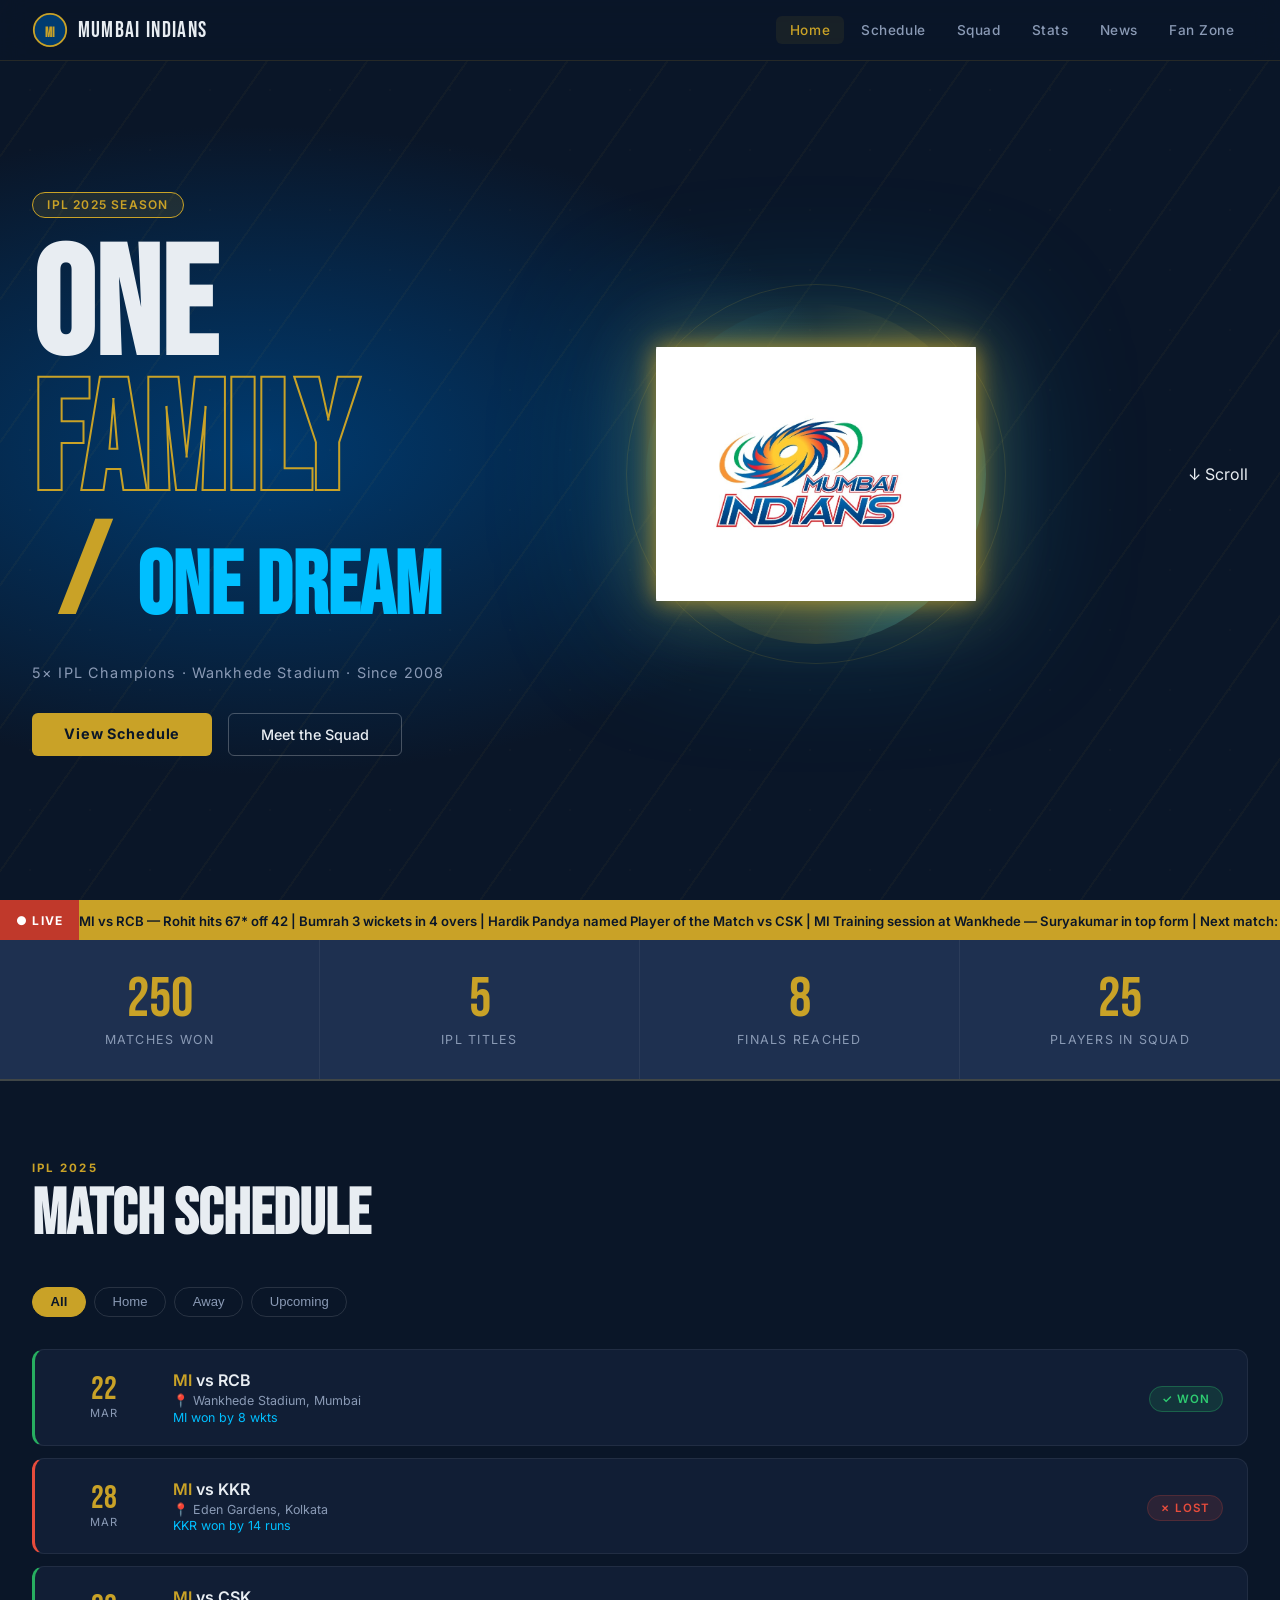
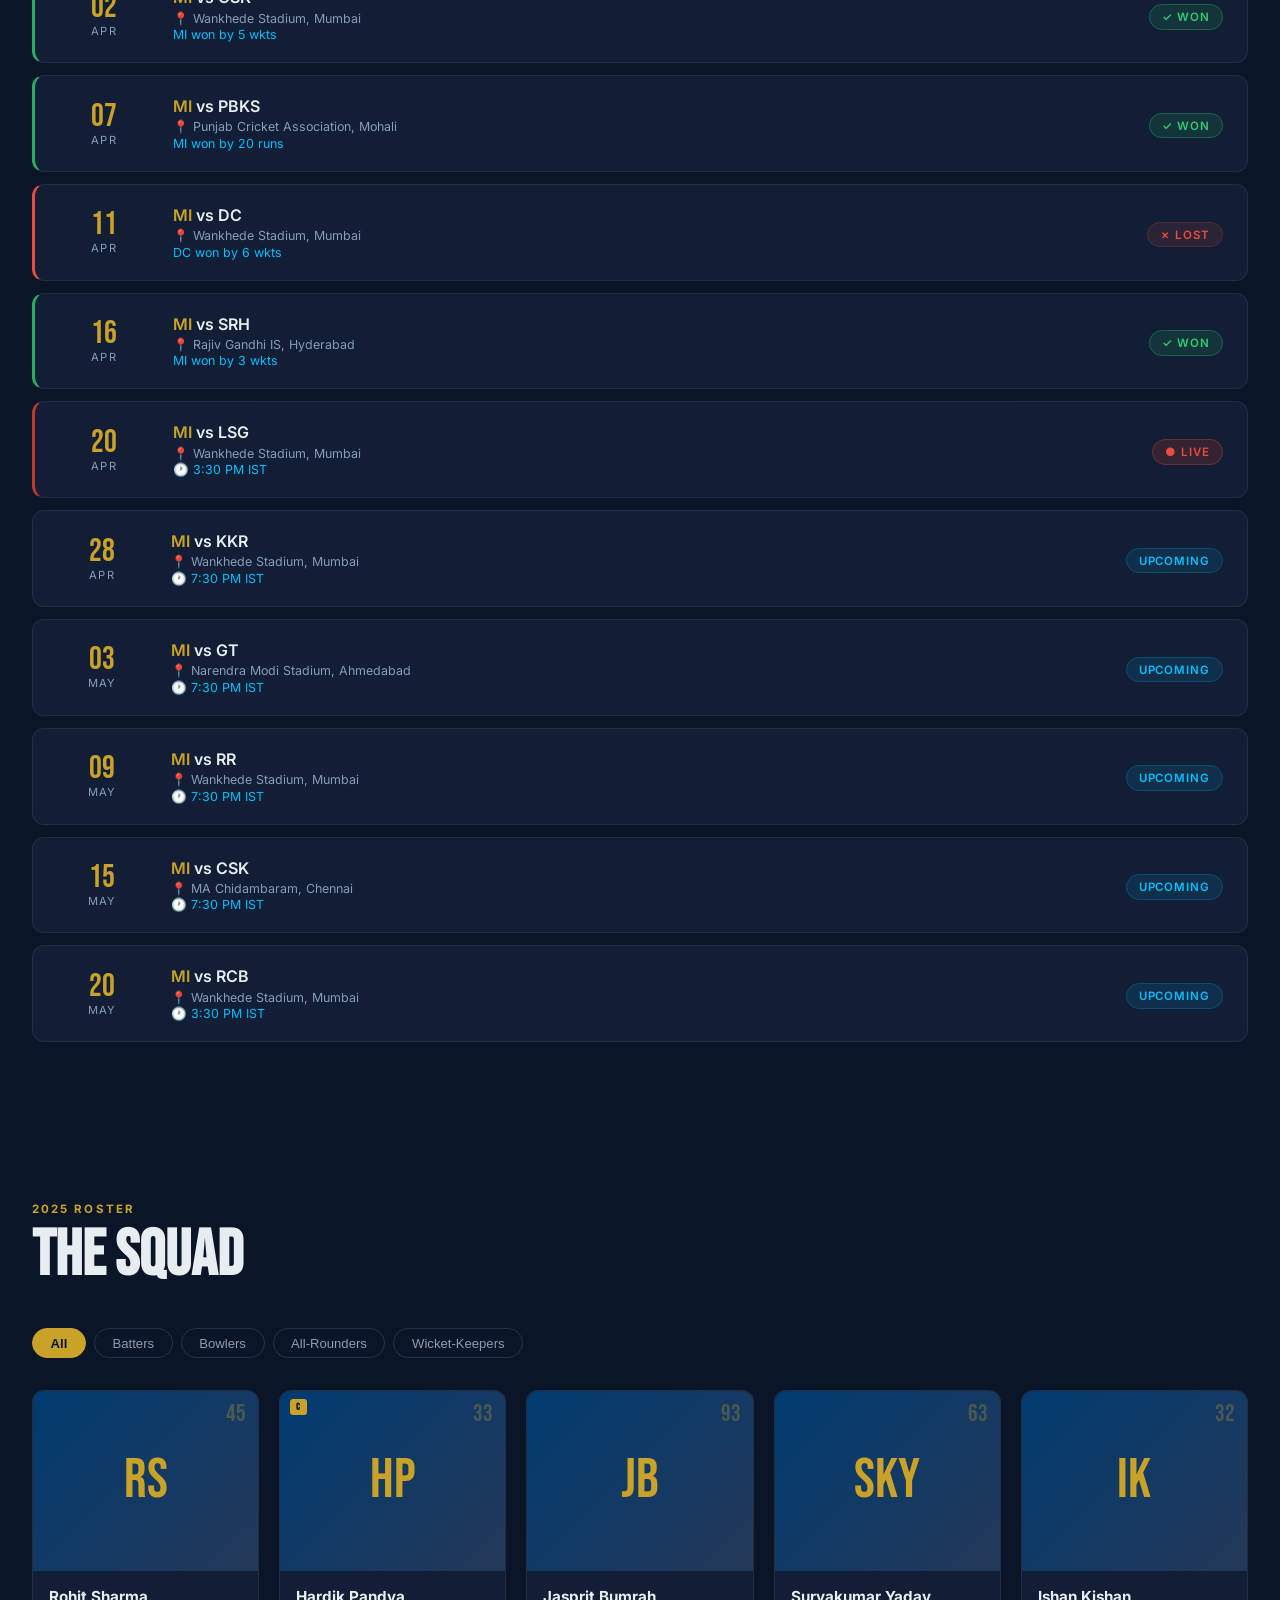
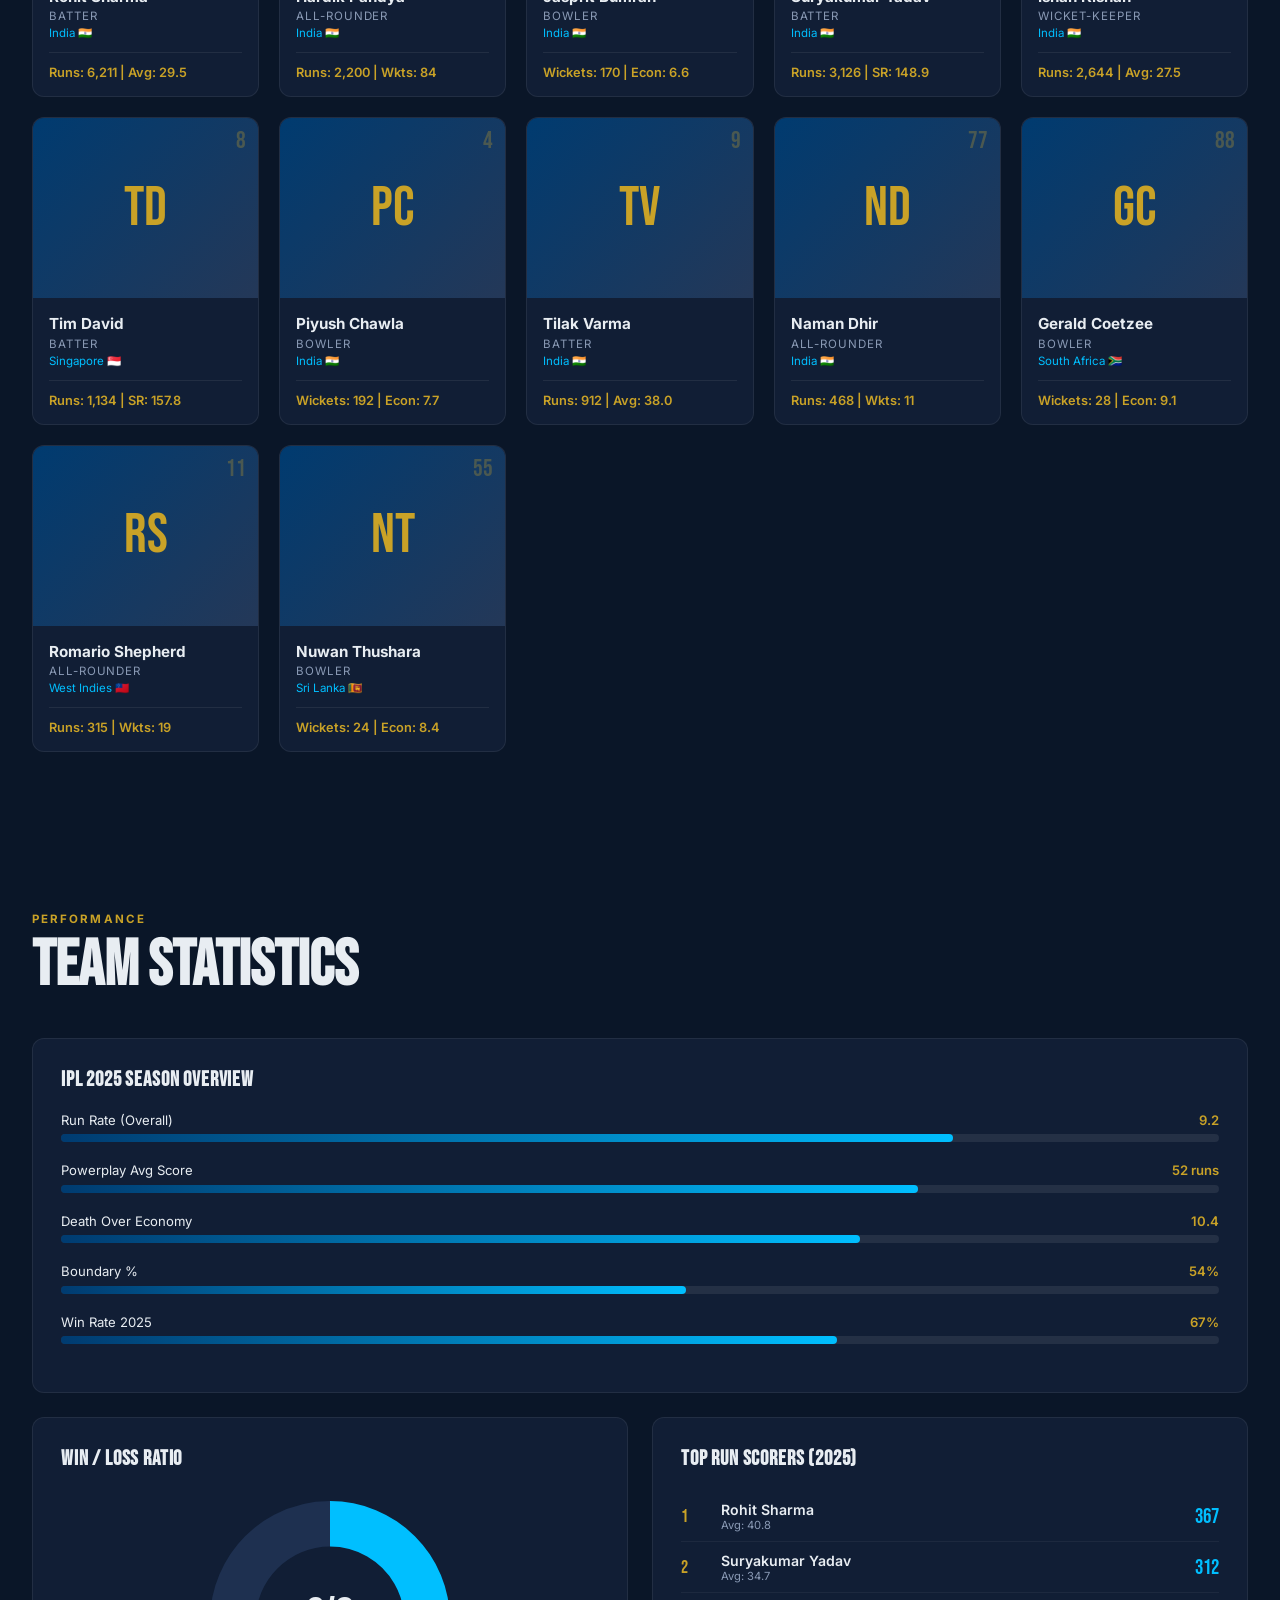
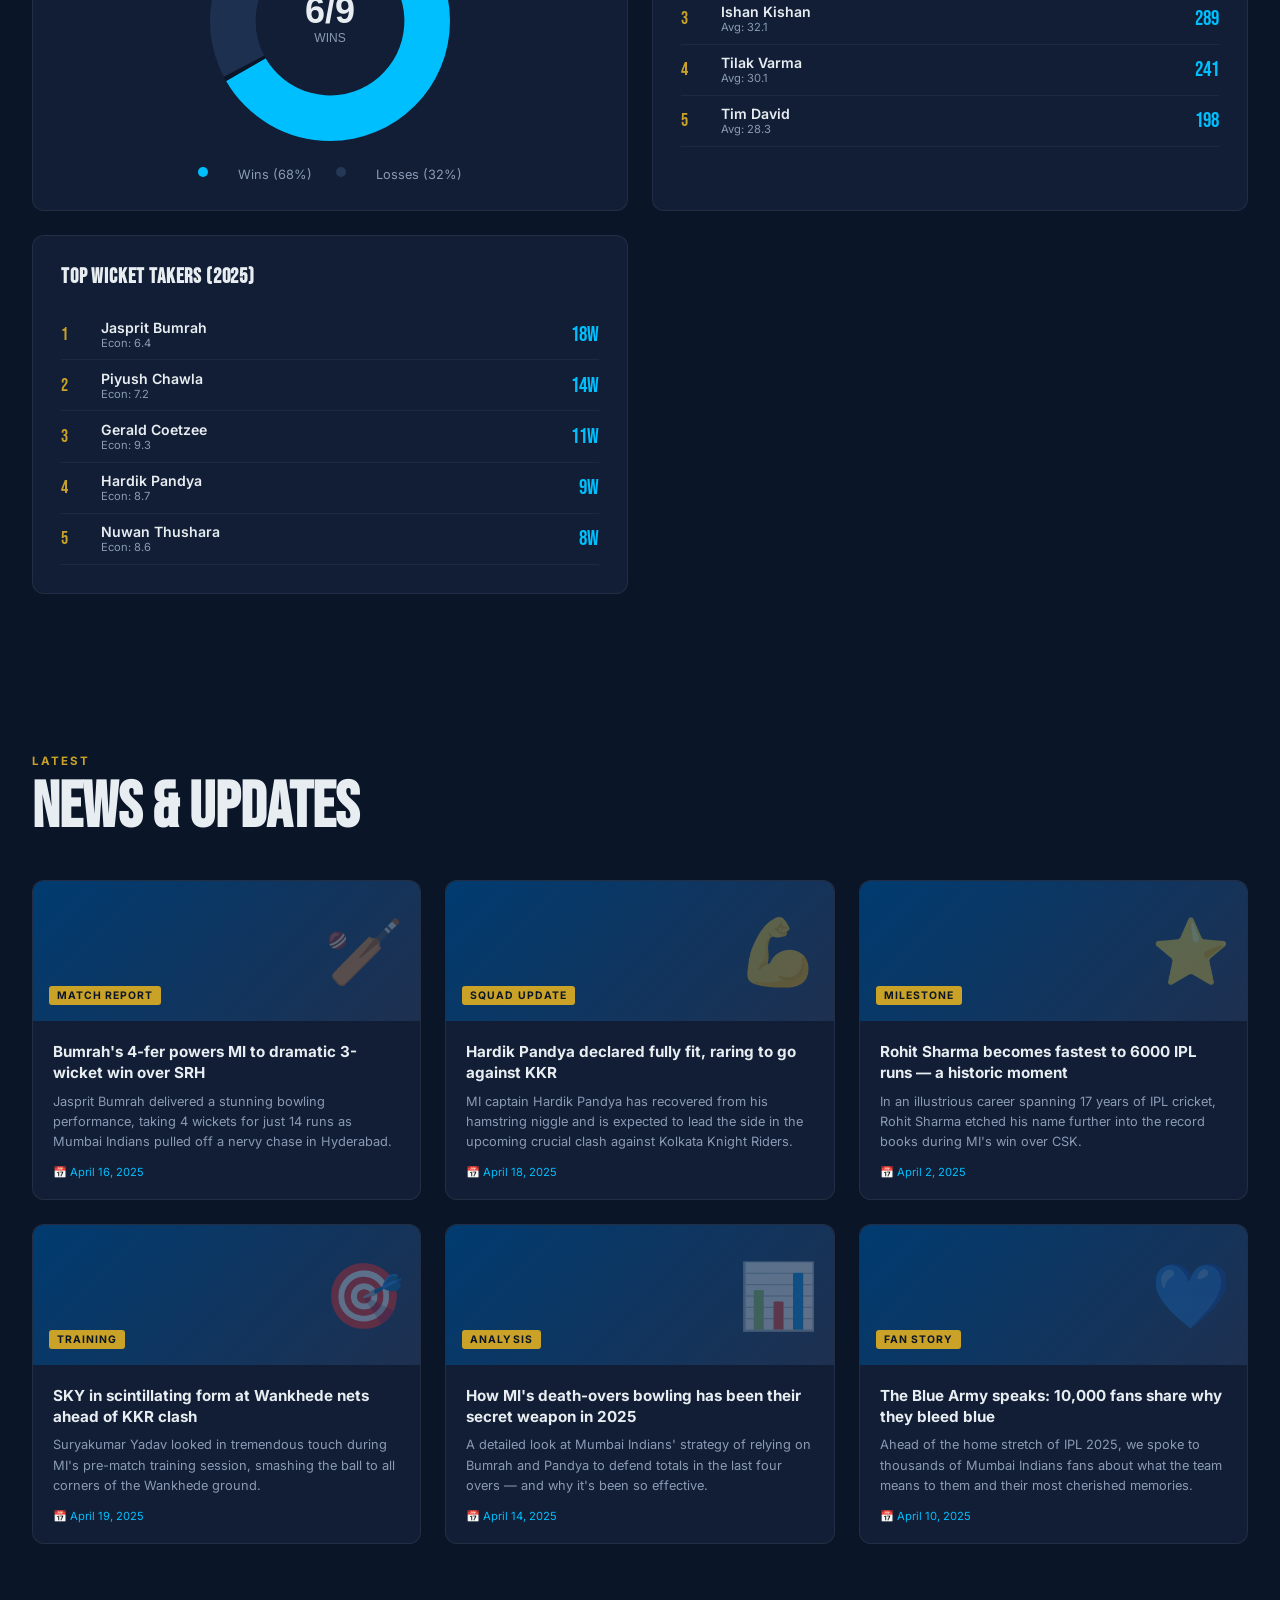
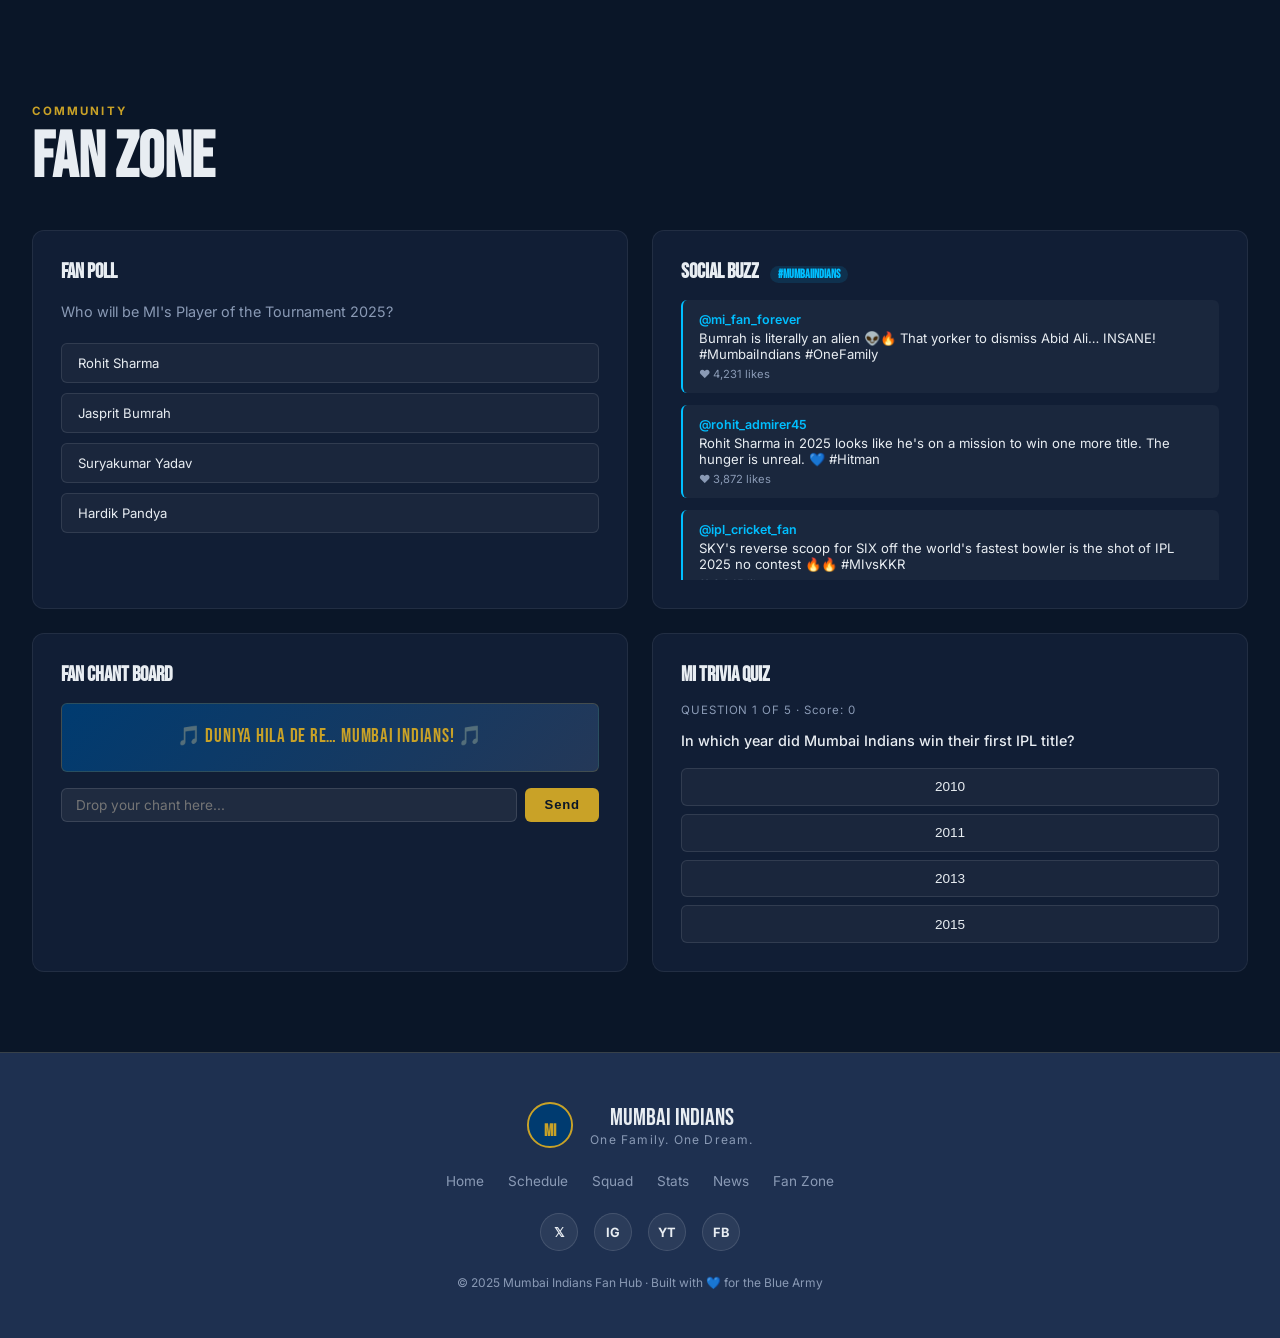
<file: index.html>
<!DOCTYPE html>
<html lang="en">

<head>
  <meta charset="UTF-8" />
  <meta name="viewport" content="width=device-width, initial-scale=1.0" />
  <title>Mumbai Indians – Official Fan Hub</title>
  <link rel="stylesheet" href="style.css" />
  <link rel="stylesheet" href="animations.css" />
  <link rel="preconnect" href="https://fonts.googleapis.com">
  <link href="https://fonts.googleapis.com/css2?family=Bebas+Neue&family=Inter:wght@300;400;500;600;700&display=swap"
    rel="stylesheet">
</head>

<body>

  <!-- NAV -->
  <nav class="navbar" id="navbar">
    <div class="nav-brand">
      <div class="mi-logo-mini">
        <svg viewBox="0 0 40 40" xmlns="http://www.w3.org/2000/svg">
          <circle cx="20" cy="20" r="18" fill="#003B70" stroke="#C9A227" stroke-width="2" />
          <text x="50%" y="58%" dominant-baseline="middle" text-anchor="middle" fill="#C9A227" font-size="14"
            font-weight="bold" font-family="Bebas Neue">MI</text>
        </svg>
      </div>
      <span class="brand-text">Mumbai Indians</span>
    </div>
    <button class="hamburger" id="hamburger" aria-label="Menu">
      <span></span><span></span><span></span>
    </button>
    <ul class="nav-links" id="navLinks">
      <li><a href="#home" class="nav-link active">Home</a></li>
      <li><a href="#schedule" class="nav-link">Schedule</a></li>
      <li><a href="#squad" class="nav-link">Squad</a></li>
      <li><a href="#stats" class="nav-link">Stats</a></li>
      <li><a href="#news" class="nav-link">News</a></li>
      <li><a href="#fan-zone" class="nav-link">Fan Zone</a></li>
    </ul>
  </nav>

  <!-- HERO -->
  <section class="hero" id="home">
    <div class="hero-bg-lines"></div>
    <div class="hero-content">
      <div class="hero-badge">IPL 2025 Season</div>
      <h1 class="hero-title">
        <span class="hero-title-line1">ONE</span>
        <span class="hero-title-line2">FAMILY</span>
        <span class="hero-accent-slash">/</span>
        <span class="hero-title-line3">ONE DREAM</span>
      </h1>
      <p class="hero-sub">5× IPL Champions · Wankhede Stadium · Since 2008</p>
      <div class="hero-cta-group">
        <a href="#schedule" class="btn-primary">View Schedule</a>
        <a href="#squad" class="btn-outline">Meet the Squad</a>
      </div>
    </div>
    <div class="hero-logo-block">
      <div class="mi-logo-wrapper">
        <div class="mi-logo-halo"></div>
        <div class="mi-logo-halo2"></div>
        <img src="mi_logo.jpg" alt="Mumbai Indians Logo" class="mi-real-logo" />
      </div>
    </div>
    <div class="hero-scroll-hint">↓ Scroll</div>
  </section>

  <!-- LIVE TICKER -->
  <div class="ticker-bar">
    <span class="ticker-live">● LIVE</span>
    <div class="ticker-track">
      <div class="ticker-content">
        MI vs RCB — Rohit hits 67* off 42 | Bumrah 3 wickets in 4 overs |
        Hardik Pandya named Player of the Match vs CSK | MI Training session at Wankhede —
        Suryakumar in top form | Next match: MI vs KKR · April 28 · 7:30 PM IST |
        MI vs RCB — Rohit hits 67* off 42 | Bumrah 3 wickets in 4 overs |
      </div>
    </div>
  </div>

  <!-- QUICK STATS BAR -->
  <section class="quick-stats">
    <div class="stat-card">
      <div class="stat-num" data-target="251">0</div>
      <div class="stat-lbl">Matches Won</div>
    </div>
    <div class="stat-card">
      <div class="stat-num" data-target="5">0</div>
      <div class="stat-lbl">IPL Titles</div>
    </div>
    <div class="stat-card">
      <div class="stat-num" data-target="8">0</div>
      <div class="stat-lbl">Finals Reached</div>
    </div>
    <div class="stat-card">
      <div class="stat-num" data-target="25">0</div>
      <div class="stat-lbl">Players in Squad</div>
    </div>
  </section>

  <!-- MATCH SCHEDULE -->
  <section class="section schedule-section" id="schedule">
    <div class="section-header">
      <span class="section-eyebrow">IPL 2025</span>
      <h2 class="section-title">Match Schedule</h2>
    </div>
    <div class="schedule-filter">
      <button class="filter-btn active" data-filter="all">All</button>
      <button class="filter-btn" data-filter="home">Home</button>
      <button class="filter-btn" data-filter="away">Away</button>
      <button class="filter-btn" data-filter="upcoming">Upcoming</button>
    </div>
    <div class="schedule-list" id="scheduleList">
      <!-- Injected by schedule.js -->
    </div>
  </section>

  <!-- SQUAD -->
  <section class="section squad-section" id="squad">
    <div class="section-header">
      <span class="section-eyebrow">2025 Roster</span>
      <h2 class="section-title">The Squad</h2>
    </div>
    <div class="squad-filter">
      <button class="filter-btn active" data-role="all">All</button>
      <button class="filter-btn" data-role="batsman">Batters</button>
      <button class="filter-btn" data-role="bowler">Bowlers</button>
      <button class="filter-btn" data-role="allrounder">All-Rounders</button>
      <button class="filter-btn" data-role="wk">Wicket-Keepers</button>
    </div>
    <div class="players-grid" id="playersGrid">
      <!-- Injected by players.js -->
    </div>
  </section>

  <!-- PLAYER MODAL -->
  <div class="modal-overlay" id="playerModal">
    <div class="modal-box">
      <button class="modal-close" id="modalClose">✕</button>
      <div class="modal-content" id="modalContent"></div>
    </div>
  </div>

  <!-- TEAM STATS -->
  <section class="section stats-section" id="stats">
    <div class="section-header">
      <span class="section-eyebrow">Performance</span>
      <h2 class="section-title">Team Statistics</h2>
    </div>
    <div class="stats-grid">
      <div class="stats-card wide">
        <h3>IPL 2025 Season Overview</h3>
        <div class="season-bar-group" id="seasonBars">
          <!-- Injected by stats.js -->
        </div>
      </div>
      <div class="stats-card">
        <h3>Win / Loss Ratio</h3>
        <canvas id="winLossChart" width="260" height="260"></canvas>
        <div class="donut-legend">
          <span class="legend-dot win"></span> Wins (68%)
          <span class="legend-dot loss"></span> Losses (32%)
        </div>
      </div>
      <div class="stats-card">
        <h3>Top Run Scorers (2025)</h3>
        <div class="top-scorers" id="topScorers"></div>
      </div>
      <div class="stats-card">
        <h3>Top Wicket Takers (2025)</h3>
        <div class="top-scorers" id="topWickets"></div>
      </div>
    </div>
  </section>

  <!-- NEWS -->
  <section class="section news-section" id="news">
    <div class="section-header">
      <span class="section-eyebrow">Latest</span>
      <h2 class="section-title">News & Updates</h2>
    </div>
    <div class="news-grid" id="newsGrid">
      <!-- Injected by news.js -->
    </div>
  </section>

  <!-- FAN ZONE -->
  <section class="section fan-section" id="fan-zone">
    <div class="section-header">
      <span class="section-eyebrow">Community</span>
      <h2 class="section-title">Fan Zone</h2>
    </div>
    <div class="fan-grid">

      <!-- POLL -->
      <div class="fan-card poll-card">
        <h3>Fan Poll</h3>
        <p class="poll-question" id="pollQuestion">Who will be MI's Player of the Tournament 2025?</p>
        <div class="poll-options" id="pollOptions"></div>
        <div class="poll-result" id="pollResult" style="display:none"></div>
      </div>

      <!-- SOCIAL WALL -->
      <div class="fan-card social-card">
        <h3>Social Buzz <span class="tag">#MumbaiIndians</span></h3>
        <div class="social-feed" id="socialFeed"></div>
      </div>

      <!-- CHANT BOARD -->
      <div class="fan-card chant-card">
        <h3>Fan Chant Board</h3>
        <div class="chant-display" id="chantDisplay">
          <div class="chant-text">🎵 Duniya Hila De Re… MUMBAI INDIANS! 🎵</div>
        </div>
        <div class="chant-input-area">
          <input type="text" id="chantInput" placeholder="Drop your chant here..." maxlength="80" />
          <button id="chantSubmit" class="btn-primary small">Send</button>
        </div>
        <div class="chant-feed" id="chantFeed"></div>
      </div>

      <!-- TRIVIA -->
      <div class="fan-card trivia-card">
        <h3>MI Trivia Quiz</h3>
        <div id="triviaContent"></div>
      </div>

    </div>
  </section>

  <!-- FOOTER -->
  <footer class="footer">
    <div class="footer-brand">
      <svg viewBox="0 0 50 50" xmlns="http://www.w3.org/2000/svg" width="48">
        <circle cx="25" cy="25" r="23" fill="#003B70" stroke="#C9A227" stroke-width="2" />
        <text x="50%" y="60%" dominant-baseline="middle" text-anchor="middle" fill="#C9A227" font-size="18"
          font-weight="bold" font-family="Bebas Neue">MI</text>
      </svg>
      <div>
        <div class="footer-name">Mumbai Indians</div>
        <div class="footer-tagline">One Family. One Dream.</div>
      </div>
    </div>
    <div class="footer-links">
      <a href="#home">Home</a>
      <a href="#schedule">Schedule</a>
      <a href="#squad">Squad</a>
      <a href="#stats">Stats</a>
      <a href="#news">News</a>
      <a href="#fan-zone">Fan Zone</a>
    </div>
    <div class="footer-social">
      <a href="#" aria-label="Twitter" class="social-icon">𝕏</a>
      <a href="#" aria-label="Instagram" class="social-icon">IG</a>
      <a href="#" aria-label="YouTube" class="social-icon">YT</a>
      <a href="#" aria-label="Facebook" class="social-icon">FB</a>
    </div>
    <div class="footer-copy">© 2025 Mumbai Indians Fan Hub · Built with 💙 for the Blue Army</div>
  </footer>

  <script src="data.js"></script>
  <script src="schedule.js"></script>
  <script src="players.js"></script>
  <script src="stats.js"></script>
  <script src="news.js"></script>
  <script src="fanzone.js"></script>
  <script src="main.js"></script>
</body>

</html>
</file>
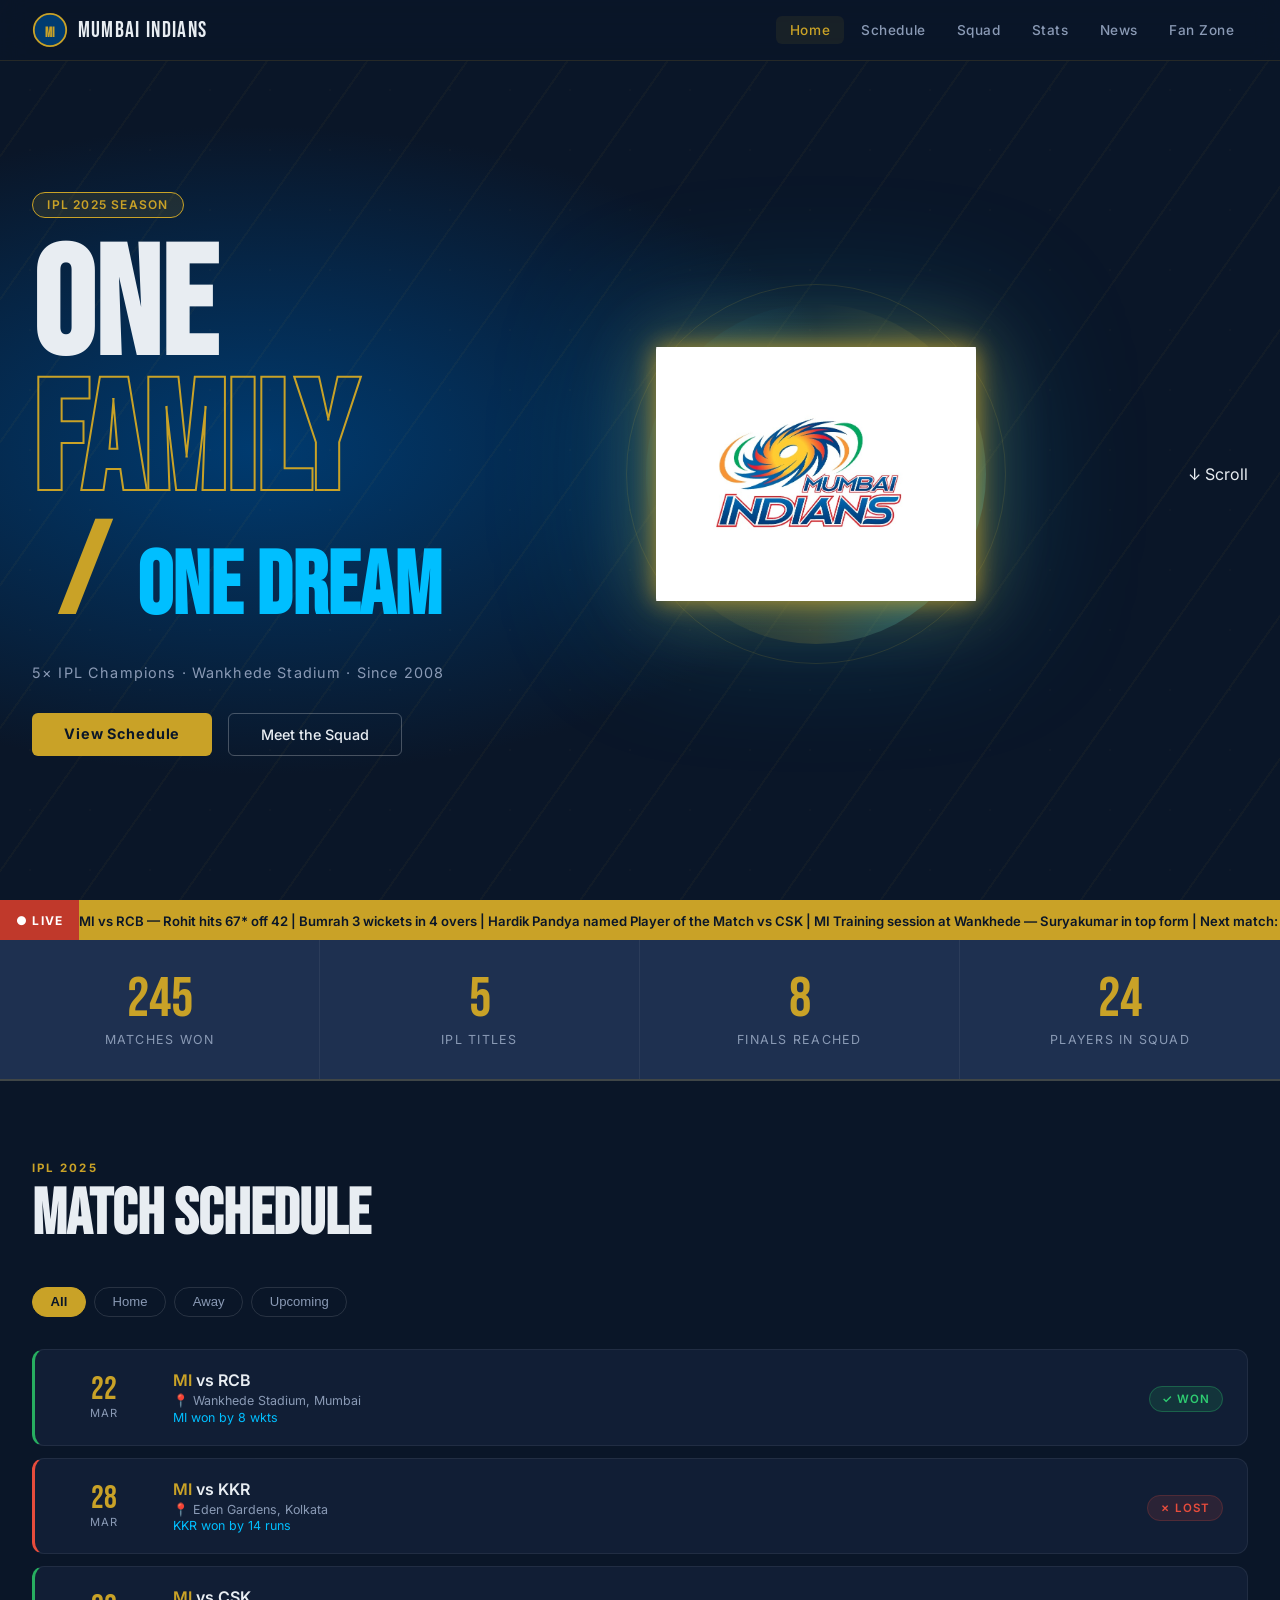
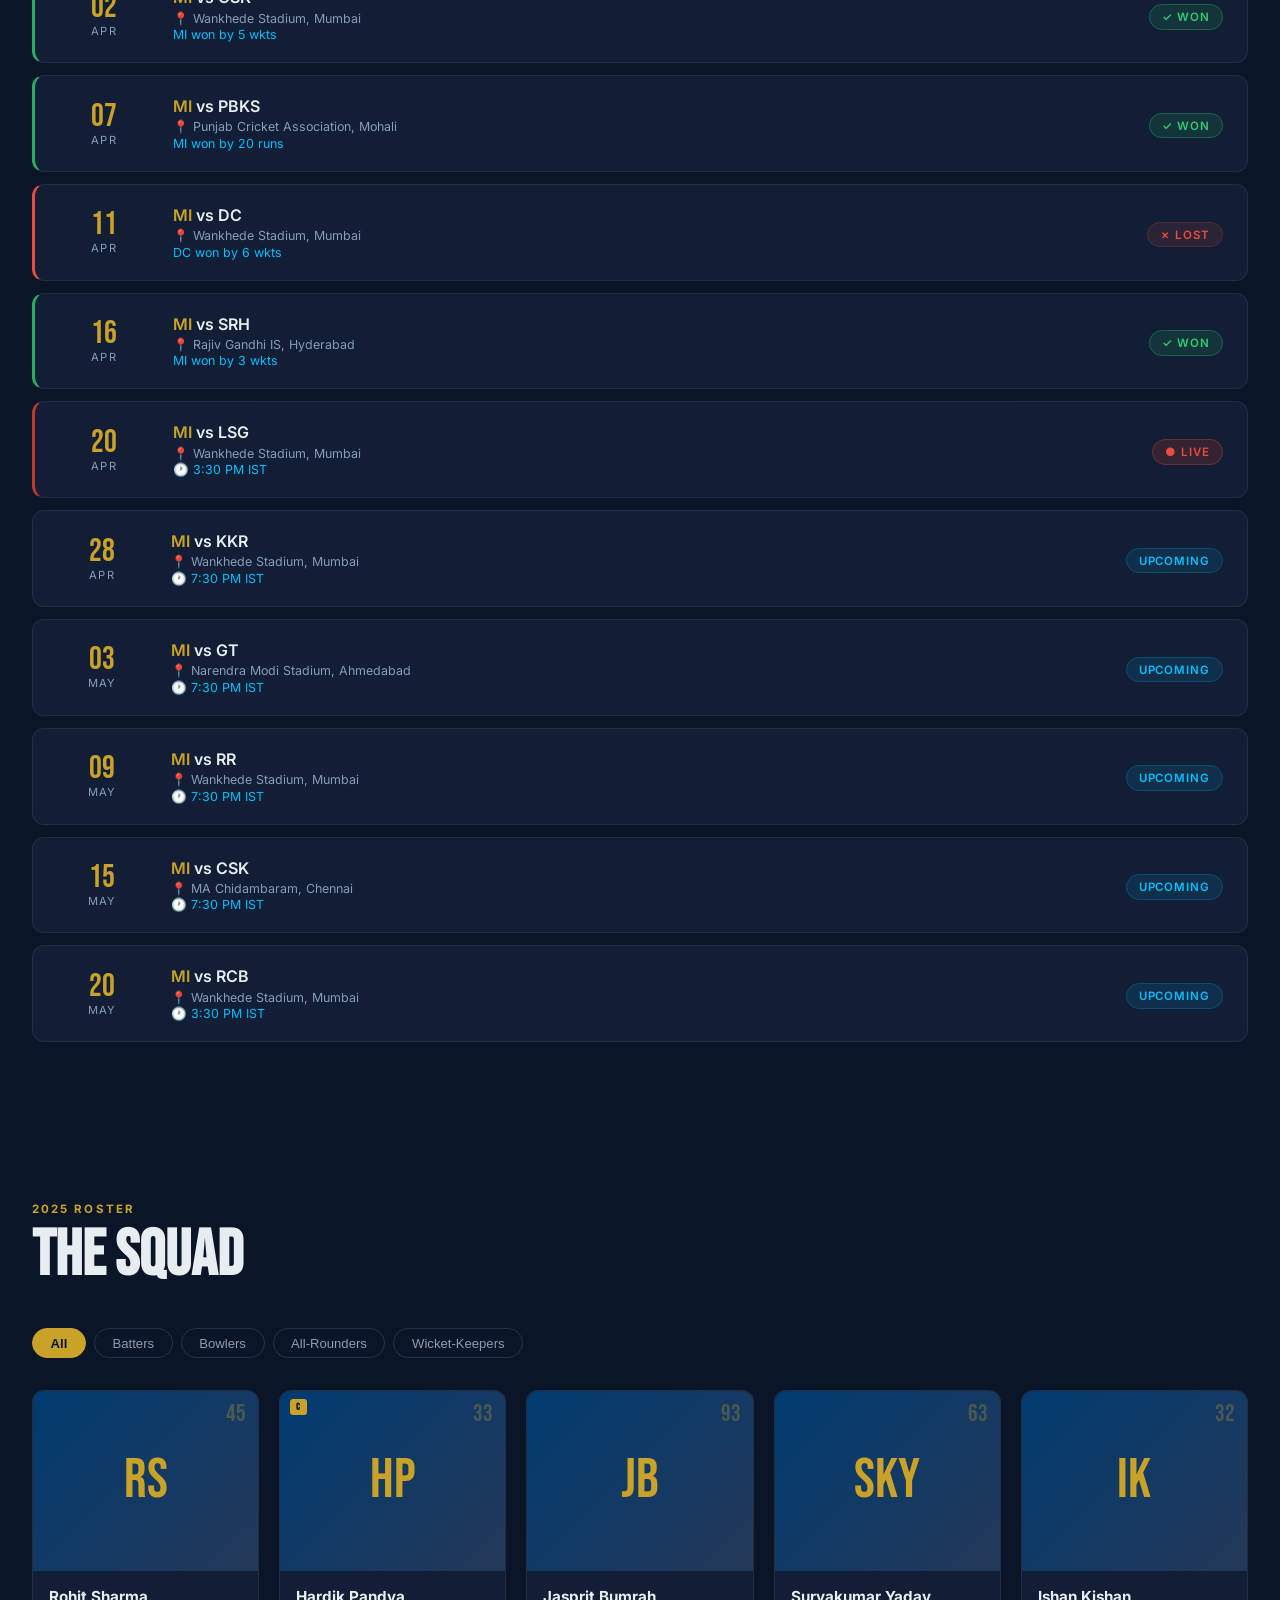
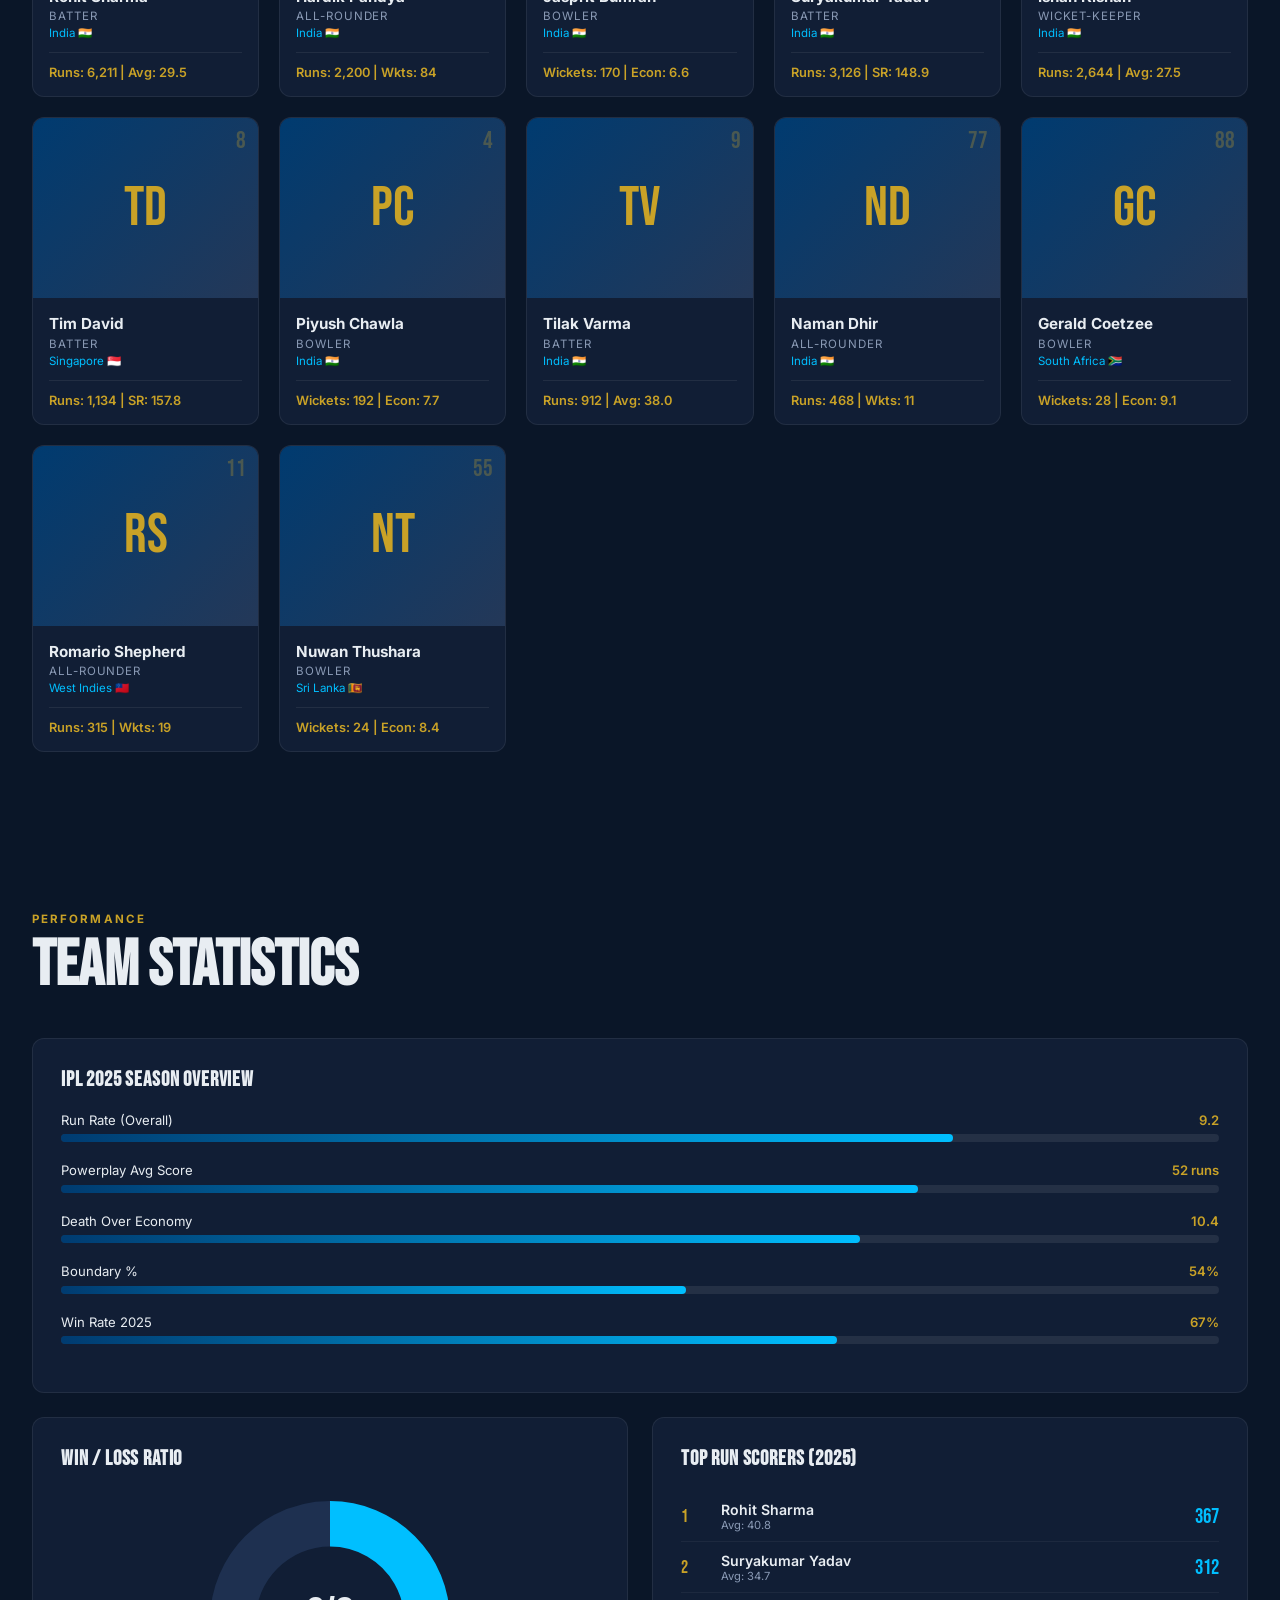
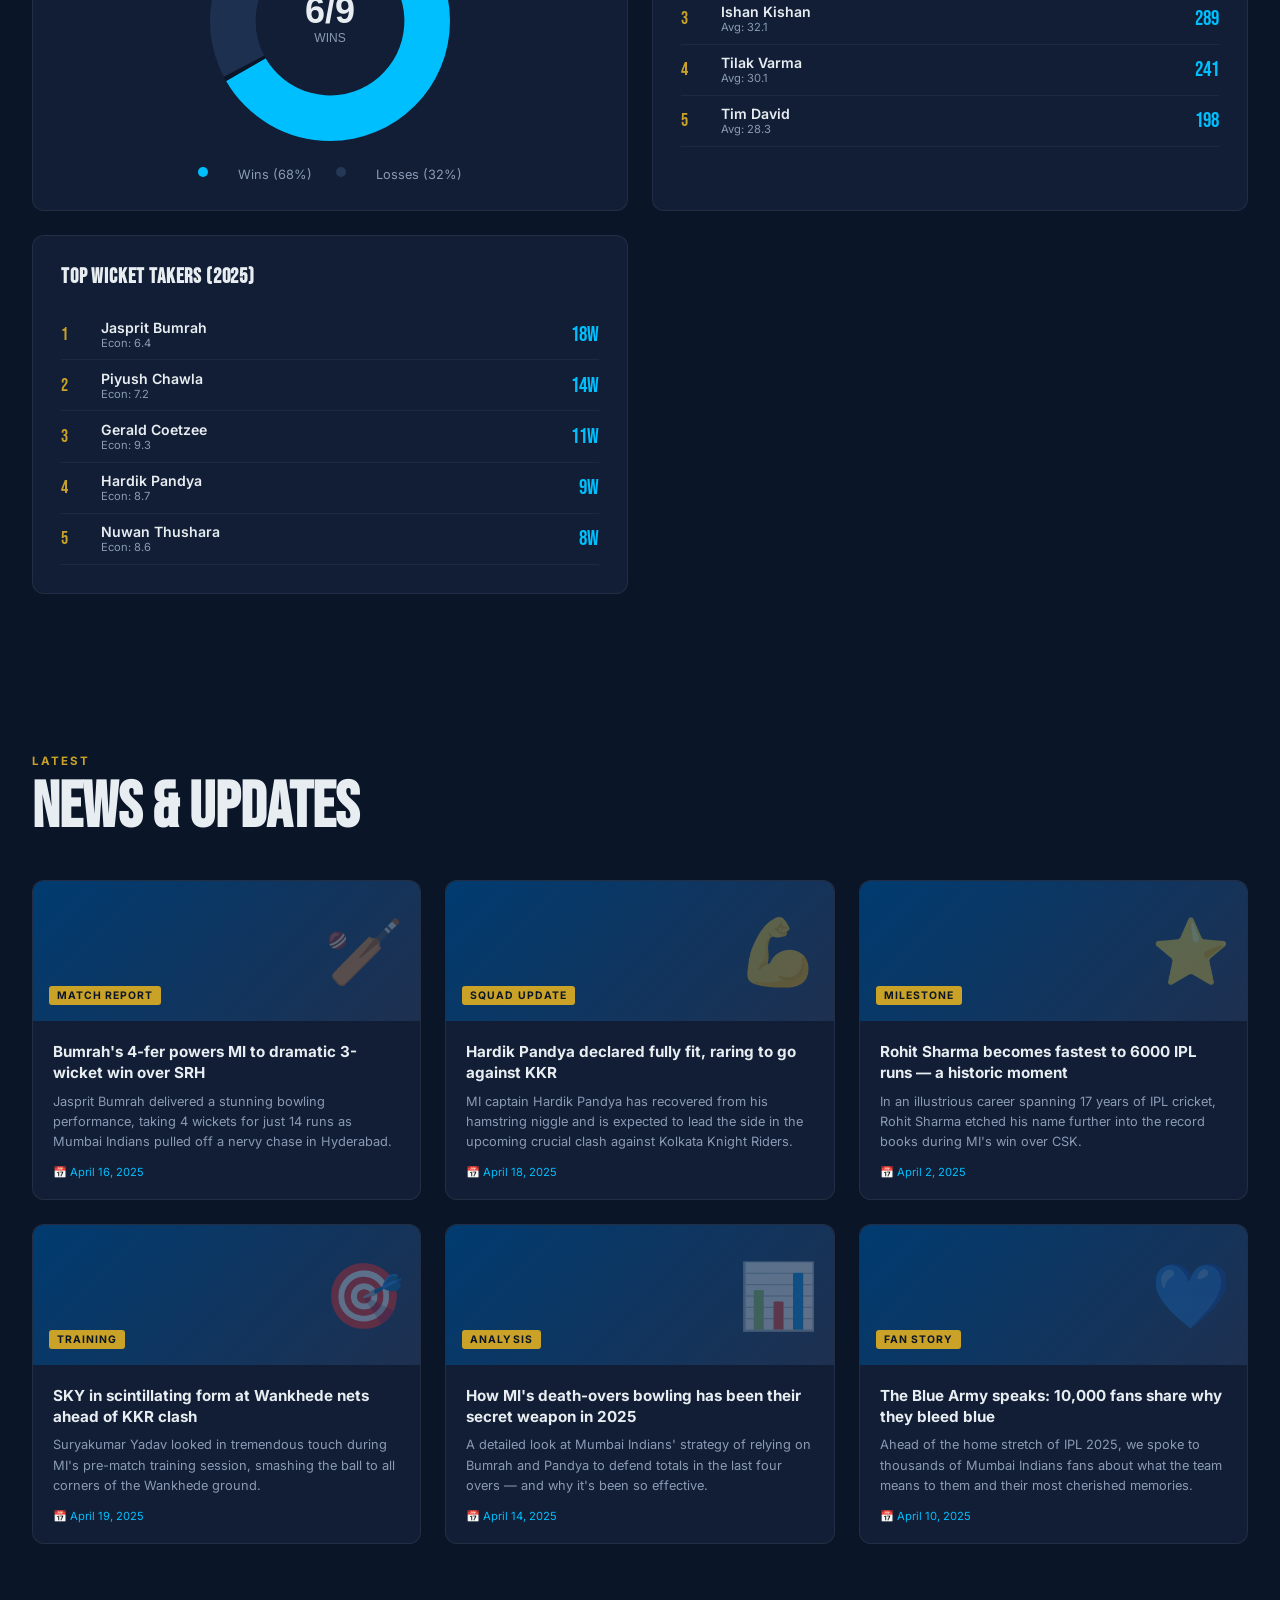
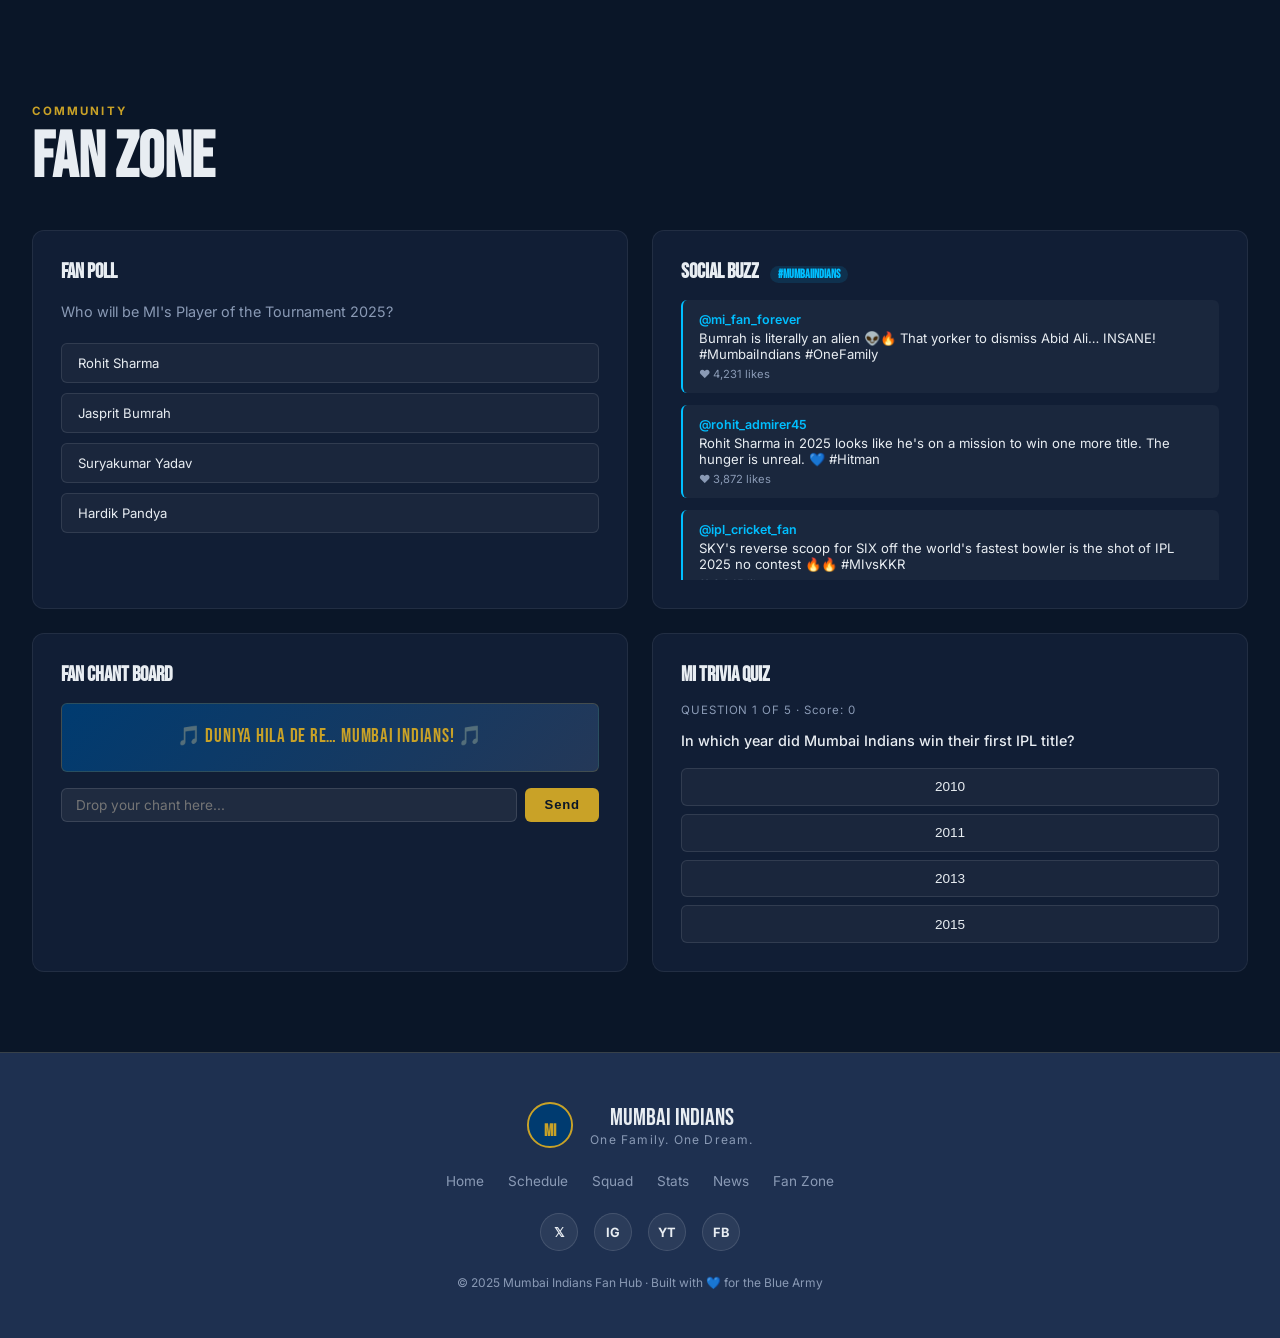
<file: MI_Website_Bundle.html>
<!DOCTYPE html>
<html lang="en">
<head>
  <meta charset="UTF-8" />
  <meta name="viewport" content="width=device-width, initial-scale=1.0"/>
  <title>Mumbai Indians – Official Fan Hub</title>
  <style>
/* ===========================
   MUMBAI INDIANS – style.css
   Palette:
     Navy      #0A1628
     Dark Blue #003B70
     Gold      #C9A227
     Cyan      #00BFFF
     Steel     #1E3050
     Light     #E8EDF2
=========================== */

*, *::before, *::after { box-sizing: border-box; margin: 0; padding: 0; }

:root {
  --navy: #0A1628;
  --dark-blue: #003B70;
  --gold: #C9A227;
  --gold-light: #E6C25A;
  --cyan: #00BFFF;
  --steel: #1E3050;
  --steel-mid: #243858;
  --light: #E8EDF2;
  --muted: #8A9AB5;
  --card-bg: #111E35;
  --radius: 12px;
  --radius-sm: 6px;
}

html { scroll-behavior: smooth; }

body {
  font-family: 'Inter', sans-serif;
  background: var(--navy);
  color: var(--light);
  overflow-x: hidden;
}

/* ─── SCROLLBAR ─── */
::-webkit-scrollbar { width: 6px; }
::-webkit-scrollbar-track { background: var(--navy); }
::-webkit-scrollbar-thumb { background: var(--gold); border-radius: 3px; }

/* ─── NAVBAR ─── */
.navbar {
  position: fixed; top: 0; left: 0; right: 0; z-index: 999;
  display: flex; align-items: center; justify-content: space-between;
  padding: 0.75rem 2rem;
  background: rgba(10, 22, 40, 0.85);
  backdrop-filter: blur(12px);
  border-bottom: 1px solid rgba(201, 162, 39, 0.15);
  transition: background 0.3s;
}
.navbar.scrolled { background: rgba(10, 22, 40, 0.97); }

.nav-brand {
  display: flex; align-items: center; gap: 0.6rem;
}
.mi-logo-mini { width: 36px; height: 36px; }
.brand-text {
  font-family: 'Bebas Neue', sans-serif;
  font-size: 1.4rem; letter-spacing: 0.06em;
  color: var(--light);
}

.nav-links {
  display: flex; list-style: none; gap: 0.25rem;
}
.nav-link {
  display: block; padding: 0.4rem 0.85rem;
  color: var(--muted); text-decoration: none;
  font-size: 0.85rem; font-weight: 500; letter-spacing: 0.04em;
  border-radius: var(--radius-sm);
  transition: color 0.2s, background 0.2s;
}
.nav-link:hover, .nav-link.active {
  color: var(--gold); background: rgba(201,162,39,0.08);
}

.hamburger {
  display: none; flex-direction: column; gap: 5px;
  background: none; border: none; cursor: pointer; padding: 4px;
}
.hamburger span {
  display: block; width: 24px; height: 2px;
  background: var(--light); border-radius: 2px; transition: 0.3s;
}

/* ─── HERO ─── */
.hero {
  min-height: 100vh;
  display: flex; align-items: center; justify-content: space-between;
  padding: 7rem 2rem 4rem;
  position: relative; overflow: hidden;
  background: radial-gradient(ellipse 80% 60% at 20% 50%, #003B70 0%, #0A1628 60%);
}

.hero::before {
  content: '';
  position: absolute; inset: 0;
  background: url("data:image/svg+xml,%3Csvg width='60' height='60' viewBox='0 0 60 60' xmlns='http://www.w3.org/2000/svg'%3E%3Cg fill='none' fill-rule='evenodd'%3E%3Cg fill='%23C9A227' fill-opacity='0.04'%3E%3Ccircle cx='30' cy='30' r='1'/%3E%3C/g%3E%3C/g%3E%3C/svg%3E");
  pointer-events: none;
}

.hero-bg-lines {
  position: absolute; inset: 0; pointer-events: none;
  background: repeating-linear-gradient(
    -55deg,
    transparent 0px, transparent 80px,
    rgba(201,162,39,0.04) 80px, rgba(201,162,39,0.04) 82px
  );
}

.hero-content { position: relative; z-index: 2; max-width: 620px; }

.hero-badge {
  display: inline-block; padding: 0.3rem 0.9rem;
  background: rgba(201,162,39,0.12); border: 1px solid var(--gold);
  border-radius: 999px; font-size: 0.75rem; font-weight: 600;
  letter-spacing: 0.1em; text-transform: uppercase; color: var(--gold);
  margin-bottom: 1.5rem;
}

.hero-title {
  font-family: 'Bebas Neue', sans-serif;
  line-height: 0.88; color: var(--light);
}
.hero-title-line1 { display: block; font-size: clamp(5rem, 12vw, 10rem); }
.hero-title-line2 {
  display: block; font-size: clamp(5rem, 12vw, 10rem);
  -webkit-text-stroke: 2px var(--gold);
  color: transparent;
}
.hero-accent-slash {
  display: inline-block; color: var(--gold);
  font-size: clamp(4rem, 10vw, 8rem); line-height: 1; margin: 0 0.2em;
}
.hero-title-line3 { display: inline; font-size: clamp(3rem, 7vw, 5.5rem); color: var(--cyan); }

.hero-sub {
  margin: 1.5rem 0 2rem;
  color: var(--muted); font-size: 0.9rem; letter-spacing: 0.08em;
}

.hero-cta-group { display: flex; gap: 1rem; flex-wrap: wrap; }

.btn-primary {
  display: inline-block;
  padding: 0.75rem 2rem;
  background: var(--gold); color: var(--navy);
  font-weight: 700; font-size: 0.9rem; letter-spacing: 0.06em;
  text-decoration: none; border: none; border-radius: var(--radius-sm);
  cursor: pointer; transition: background 0.2s, transform 0.15s;
}
.btn-primary:hover { background: var(--gold-light); transform: translateY(-2px); }
.btn-primary.small { padding: 0.5rem 1.2rem; font-size: 0.82rem; }

.btn-outline {
  display: inline-block;
  padding: 0.75rem 2rem;
  background: transparent; color: var(--light);
  border: 1px solid rgba(255,255,255,0.25); border-radius: var(--radius-sm);
  font-weight: 500; font-size: 0.9rem; text-decoration: none;
  transition: border-color 0.2s, color 0.2s, transform 0.15s;
}
.btn-outline:hover { border-color: var(--cyan); color: var(--cyan); transform: translateY(-2px); }

/* ─── MI REAL LOGO BLOCK ─── */
.hero-logo-block {
  position: relative; z-index: 2;
  display: flex; align-items: center; justify-content: center;
}
.mi-logo-wrapper {
  position: relative; width: 360px; height: 320px;
  display: flex; align-items: center; justify-content: center;
}
.mi-real-logo {
  width: 320px; height: 280px; object-fit: contain;
  position: relative; z-index: 3;
  animation: miLogoGlow 3s ease-in-out infinite, miPulse 4s ease-in-out infinite;
  border-radius: 16px;
  background: transparent;
  filter: drop-shadow(0 0 12px rgba(201,162,39,0.8))
          drop-shadow(0 0 35px rgba(201,162,39,0.4))
          drop-shadow(0 0 70px rgba(0,191,255,0.3));
}
.mi-logo-halo {
  position: absolute; width: 340px; height: 340px; border-radius: 50%;
  background: conic-gradient(from 0deg, transparent 0deg, rgba(201,162,39,0.18) 60deg, rgba(0,191,255,0.35) 120deg, rgba(201,162,39,0.18) 180deg, transparent 240deg, rgba(0,191,255,0.1) 300deg, transparent 360deg);
  animation: miRotateHalo 6s linear infinite;
  top: 50%; left: 50%; transform: translate(-50%,-50%);
}
.mi-logo-halo2 {
  position: absolute; width: 380px; height: 380px; border-radius: 50%;
  border: 1.5px solid rgba(201,162,39,0.15);
  top: 50%; left: 50%; transform: translate(-50%,-50%);
  animation: miRotateHalo 10s linear infinite reverse;
}
@media (max-width: 900px) {
  .mi-real-logo { width: 240px; height: 210px; }
  .mi-logo-wrapper { width: 280px; height: 250px; }
  .mi-logo-halo { width: 280px; height: 280px; }
  .mi-logo-halo2 { width: 310px; height: 310px; }
}
}

.hero-scroll-hint {
  position: absolute; bottom: 2rem; left: 50%; transform: translateX(-50%);
  color: var(--muted); font-size: 0.75rem; letter-spacing: 0.12em;
  animation: bounce 2s infinite;
}

/* ─── TICKER ─── */
.ticker-bar {
  background: var(--gold); color: var(--navy);
  display: flex; align-items: center; height: 40px; overflow: hidden;
}
.ticker-live {
  flex-shrink: 0; padding: 0 1rem;
  font-weight: 700; font-size: 0.75rem; letter-spacing: 0.1em;
  background: #c0392b; color: white;
  height: 100%; display: flex; align-items: center; gap: 4px;
}
.ticker-track { flex: 1; overflow: hidden; }
.ticker-content {
  display: inline-block; white-space: nowrap;
  font-size: 0.82rem; font-weight: 600;
  animation: ticker 30s linear infinite;
}

/* ─── QUICK STATS ─── */
.quick-stats {
  display: grid; grid-template-columns: repeat(4, 1fr);
  background: var(--steel);
  border-bottom: 2px solid rgba(201,162,39,0.2);
}
.stat-card {
  padding: 2rem 1.5rem; text-align: center;
  border-right: 1px solid rgba(255,255,255,0.06);
  transition: background 0.2s;
}
.stat-card:last-child { border-right: none; }
.stat-card:hover { background: rgba(201,162,39,0.06); }
.stat-num {
  font-family: 'Bebas Neue', sans-serif;
  font-size: 3.5rem; color: var(--gold); line-height: 1;
}
.stat-lbl { font-size: 0.78rem; color: var(--muted); text-transform: uppercase; letter-spacing: 0.1em; margin-top: 0.25rem; }

/* ─── SECTIONS ─── */
.section { padding: 5rem 2rem; max-width: 1300px; margin: 0 auto; }

.section-header { margin-bottom: 2.5rem; }
.section-eyebrow {
  display: block; font-size: 0.72rem; font-weight: 700;
  text-transform: uppercase; letter-spacing: 0.18em; color: var(--gold);
  margin-bottom: 0.5rem;
}
.section-title {
  font-family: 'Bebas Neue', sans-serif;
  font-size: clamp(2.5rem, 5vw, 4rem); color: var(--light); line-height: 1;
}

/* ─── FILTER BUTTONS ─── */
.schedule-filter, .squad-filter {
  display: flex; gap: 0.5rem; flex-wrap: wrap; margin-bottom: 2rem;
}
.filter-btn {
  padding: 0.4rem 1.1rem;
  background: transparent; color: var(--muted);
  border: 1px solid rgba(255,255,255,0.12); border-radius: 999px;
  font-size: 0.82rem; cursor: pointer; transition: 0.2s;
}
.filter-btn:hover, .filter-btn.active {
  background: var(--gold); color: var(--navy); border-color: var(--gold); font-weight: 600;
}

/* ─── SCHEDULE ─── */
.schedule-section { background: transparent; }

.schedule-list { display: flex; flex-direction: column; gap: 0.75rem; }

.match-card {
  display: grid; grid-template-columns: 90px 1fr auto;
  align-items: center; gap: 1.5rem;
  background: var(--card-bg); border: 1px solid rgba(255,255,255,0.07);
  border-radius: var(--radius); padding: 1.25rem 1.5rem;
  transition: border-color 0.2s, transform 0.15s;
  cursor: default;
}
.match-card:hover { border-color: rgba(201,162,39,0.4); transform: translateX(4px); }
.match-card.live { border-left: 3px solid #c0392b; }
.match-card.won { border-left: 3px solid #27ae60; }
.match-card.lost { border-left: 3px solid #e74c3c; }

.match-date-block { text-align: center; }
.match-day { font-family: 'Bebas Neue', sans-serif; font-size: 2rem; color: var(--gold); line-height: 1; }
.match-month { font-size: 0.7rem; color: var(--muted); text-transform: uppercase; letter-spacing: 0.1em; }

.match-info { }
.match-teams { font-size: 1rem; font-weight: 600; color: var(--light); }
.match-teams span { color: var(--gold); }
.match-venue { font-size: 0.78rem; color: var(--muted); margin-top: 0.2rem; }
.match-time { font-size: 0.78rem; color: var(--cyan); margin-top: 0.1rem; }

.match-status {
  padding: 0.3rem 0.75rem; border-radius: 999px; font-size: 0.72rem; font-weight: 600; white-space: nowrap;
  text-transform: uppercase; letter-spacing: 0.08em;
}
.status-live { background: rgba(192,57,43,0.2); color: #e74c3c; border: 1px solid rgba(231,76,60,0.3); }
.status-upcoming { background: rgba(0,191,255,0.1); color: var(--cyan); border: 1px solid rgba(0,191,255,0.2); }
.status-won { background: rgba(39,174,96,0.15); color: #2ecc71; border: 1px solid rgba(46,204,113,0.3); }
.status-lost { background: rgba(231,76,60,0.12); color: #e74c3c; border: 1px solid rgba(231,76,60,0.2); }

/* ─── SQUAD / PLAYER CARDS ─── */
.players-grid {
  display: grid;
  grid-template-columns: repeat(auto-fill, minmax(200px, 1fr));
  gap: 1.25rem;
}
.player-card {
  background: var(--card-bg); border: 1px solid rgba(255,255,255,0.07);
  border-radius: var(--radius); overflow: hidden;
  cursor: pointer; transition: border-color 0.2s, transform 0.2s;
  position: relative;
}
.player-card:hover { border-color: var(--gold); transform: translateY(-6px); }

.player-avatar {
  width: 100%; height: 180px;
  display: flex; align-items: center; justify-content: center;
  font-family: 'Bebas Neue', sans-serif; font-size: 3.5rem;
  background: linear-gradient(135deg, var(--dark-blue), var(--steel-mid));
  color: var(--gold); position: relative;
}
.player-number {
  position: absolute; top: 8px; right: 12px;
  font-family: 'Bebas Neue', sans-serif; font-size: 1.5rem; color: rgba(201,162,39,0.3);
}
.player-info { padding: 1rem; }
.player-name { font-weight: 700; font-size: 0.95rem; color: var(--light); }
.player-role { font-size: 0.72rem; color: var(--muted); text-transform: uppercase; letter-spacing: 0.08em; margin-top: 0.2rem; }
.player-country { font-size: 0.72rem; color: var(--cyan); margin-top: 0.2rem; }
.player-key-stat { margin-top: 0.75rem; padding-top: 0.75rem; border-top: 1px solid rgba(255,255,255,0.07); font-size: 0.8rem; color: var(--gold); font-weight: 600; }

/* ─── MODAL ─── */
.modal-overlay {
  display: none; position: fixed; inset: 0; z-index: 2000;
  background: rgba(0,0,0,0.75); backdrop-filter: blur(6px);
  align-items: center; justify-content: center;
}
.modal-overlay.open { display: flex; }
.modal-box {
  background: var(--card-bg); border: 1px solid rgba(201,162,39,0.25);
  border-radius: 16px; padding: 2rem; max-width: 600px; width: 90%;
  max-height: 85vh; overflow-y: auto; position: relative;
}
.modal-close {
  position: absolute; top: 1rem; right: 1rem;
  background: rgba(255,255,255,0.1); border: none; color: var(--light);
  width: 32px; height: 32px; border-radius: 50%; cursor: pointer; font-size: 1rem;
  transition: background 0.2s;
}
.modal-close:hover { background: rgba(231,76,60,0.4); }

.modal-player-header { display: flex; align-items: center; gap: 1.5rem; margin-bottom: 1.5rem; }
.modal-avatar {
  width: 90px; height: 90px; border-radius: 50%;
  background: linear-gradient(135deg, var(--dark-blue), var(--steel-mid));
  display: flex; align-items: center; justify-content: center;
  font-family: 'Bebas Neue', sans-serif; font-size: 2.5rem; color: var(--gold);
  flex-shrink: 0; border: 2px solid var(--gold);
}
.modal-name { font-family: 'Bebas Neue', sans-serif; font-size: 2rem; color: var(--light); }
.modal-meta { font-size: 0.8rem; color: var(--muted); margin-top: 0.2rem; }

.modal-stats-grid { display: grid; grid-template-columns: repeat(3, 1fr); gap: 1rem; margin-top: 1.5rem; }
.modal-stat { text-align: center; background: rgba(255,255,255,0.04); border-radius: var(--radius-sm); padding: 1rem; }
.modal-stat-val { font-family: 'Bebas Neue', sans-serif; font-size: 2rem; color: var(--gold); }
.modal-stat-key { font-size: 0.7rem; color: var(--muted); text-transform: uppercase; letter-spacing: 0.08em; }
.modal-bio { margin-top: 1.5rem; font-size: 0.85rem; color: var(--muted); line-height: 1.7; }

/* ─── STATS SECTION ─── */
.stats-section { }
.stats-grid {
  display: grid;
  grid-template-columns: repeat(2, 1fr);
  gap: 1.5rem;
}
.stats-card {
  background: var(--card-bg); border: 1px solid rgba(255,255,255,0.07);
  border-radius: var(--radius); padding: 1.75rem;
}
.stats-card.wide { grid-column: span 2; }
.stats-card h3 { font-family: 'Bebas Neue', sans-serif; font-size: 1.3rem; margin-bottom: 1.25rem; color: var(--light); letter-spacing: 0.04em; }

/* Season bars */
.season-bar-item { margin-bottom: 1.25rem; }
.bar-label { display: flex; justify-content: space-between; font-size: 0.82rem; margin-bottom: 0.4rem; }
.bar-label span:first-child { color: var(--light); }
.bar-label span:last-child { color: var(--gold); font-weight: 600; }
.bar-track { background: rgba(255,255,255,0.08); border-radius: 999px; height: 8px; }
.bar-fill { height: 100%; border-radius: 999px; background: linear-gradient(90deg, var(--dark-blue), var(--cyan)); transition: width 1.5s ease; }

/* Donut chart */
#winLossChart { display: block; margin: 0 auto; }
.donut-legend { display: flex; gap: 1.5rem; justify-content: center; margin-top: 1rem; font-size: 0.8rem; color: var(--muted); }
.legend-dot { display: inline-block; width: 10px; height: 10px; border-radius: 50%; margin-right: 6px; }
.legend-dot.win { background: var(--cyan); }
.legend-dot.loss { background: var(--steel-mid); }

/* Top scorers */
.scorer-row { display: flex; align-items: center; gap: 1rem; padding: 0.6rem 0; border-bottom: 1px solid rgba(255,255,255,0.05); }
.scorer-rank { font-family: 'Bebas Neue', sans-serif; font-size: 1.1rem; color: var(--gold); width: 24px; flex-shrink: 0; }
.scorer-info { flex: 1; }
.scorer-name { font-weight: 600; font-size: 0.88rem; color: var(--light); }
.scorer-team { font-size: 0.7rem; color: var(--muted); }
.scorer-val { font-family: 'Bebas Neue', sans-serif; font-size: 1.3rem; color: var(--cyan); }

/* ─── NEWS ─── */
.news-grid { display: grid; grid-template-columns: repeat(auto-fill, minmax(300px, 1fr)); gap: 1.5rem; }
.news-card {
  background: var(--card-bg); border: 1px solid rgba(255,255,255,0.07);
  border-radius: var(--radius); overflow: hidden;
  cursor: pointer; transition: border-color 0.2s, transform 0.2s;
}
.news-card:hover { border-color: var(--gold); transform: translateY(-4px); }
.news-card-header {
  height: 140px; display: flex; align-items: flex-end; justify-content: flex-start;
  padding: 1rem; background: linear-gradient(135deg, var(--dark-blue) 0%, var(--steel) 100%);
  position: relative; overflow: hidden;
}
.news-card-header::after {
  content: attr(data-emoji);
  position: absolute; right: 1rem; top: 50%; transform: translateY(-50%);
  font-size: 4rem; opacity: 0.3;
}
.news-tag {
  background: var(--gold); color: var(--navy);
  font-size: 0.65rem; font-weight: 700; text-transform: uppercase;
  letter-spacing: 0.1em; padding: 0.2rem 0.5rem; border-radius: 3px;
}
.news-body { padding: 1.25rem; }
.news-title { font-weight: 700; font-size: 0.95rem; color: var(--light); line-height: 1.4; }
.news-excerpt { font-size: 0.8rem; color: var(--muted); margin-top: 0.5rem; line-height: 1.6; }
.news-date { font-size: 0.7rem; color: var(--cyan); margin-top: 0.75rem; }

/* ─── FAN ZONE ─── */
.fan-grid { display: grid; grid-template-columns: 1fr 1fr; gap: 1.5rem; }

.fan-card {
  background: var(--card-bg); border: 1px solid rgba(255,255,255,0.07);
  border-radius: var(--radius); padding: 1.75rem;
}
.fan-card h3 { font-family: 'Bebas Neue', sans-serif; font-size: 1.3rem; color: var(--light); margin-bottom: 1rem; }

/* Poll */
.poll-question { font-size: 0.9rem; color: var(--muted); margin-bottom: 1.25rem; line-height: 1.6; }
.poll-option {
  display: flex; align-items: center; gap: 0.75rem;
  padding: 0.7rem 1rem; margin-bottom: 0.6rem;
  background: rgba(255,255,255,0.04); border: 1px solid rgba(255,255,255,0.1);
  border-radius: var(--radius-sm); cursor: pointer; transition: 0.2s; font-size: 0.88rem;
}
.poll-option:hover { border-color: var(--gold); background: rgba(201,162,39,0.08); }
.poll-option.selected { border-color: var(--gold); background: rgba(201,162,39,0.15); }
.poll-bar-wrap { flex: 1; background: rgba(255,255,255,0.08); border-radius: 999px; height: 6px; }
.poll-bar { height: 100%; background: var(--gold); border-radius: 999px; transition: width 0.6s ease; }
.poll-pct { font-size: 0.78rem; color: var(--gold); font-weight: 600; width: 36px; text-align: right; }

/* Social wall */
.tag { background: rgba(0,191,255,0.12); color: var(--cyan); font-size: 0.72rem; padding: 0.15rem 0.5rem; border-radius: 999px; margin-left: 0.5rem; }
.social-feed { display: flex; flex-direction: column; gap: 0.75rem; max-height: 280px; overflow-y: auto; }
.social-post {
  background: rgba(255,255,255,0.04); border-radius: var(--radius-sm);
  padding: 0.75rem 1rem; font-size: 0.82rem; color: var(--light);
  border-left: 2px solid var(--cyan);
}
.social-post .handle { color: var(--cyan); font-weight: 600; font-size: 0.78rem; }
.social-post .post-text { margin-top: 0.2rem; }
.social-post .post-likes { color: var(--muted); font-size: 0.7rem; margin-top: 0.3rem; }

/* Chant board */
.chant-display {
  background: linear-gradient(135deg, var(--dark-blue), var(--steel-mid));
  border-radius: var(--radius-sm); padding: 1.25rem; text-align: center;
  border: 1px solid rgba(201,162,39,0.2); margin-bottom: 1rem;
}
.chant-text { font-family: 'Bebas Neue', sans-serif; font-size: 1.2rem; color: var(--gold); letter-spacing: 0.04em; line-height: 1.4; }
.chant-input-area { display: flex; gap: 0.5rem; margin-bottom: 1rem; }
.chant-input-area input {
  flex: 1; background: rgba(255,255,255,0.06); border: 1px solid rgba(255,255,255,0.12);
  border-radius: var(--radius-sm); padding: 0.5rem 0.85rem; color: var(--light);
  font-family: 'Inter', sans-serif; font-size: 0.85rem; outline: none;
  transition: border-color 0.2s;
}
.chant-input-area input:focus { border-color: var(--gold); }
.chant-feed { display: flex; flex-direction: column; gap: 0.4rem; max-height: 150px; overflow-y: auto; }
.chant-item { font-size: 0.82rem; color: var(--muted); padding: 0.4rem 0; border-bottom: 1px solid rgba(255,255,255,0.04); }
.chant-item .fan-tag { color: var(--gold); font-weight: 600; }

/* Trivia */
#triviaContent { }
.trivia-q { font-size: 0.9rem; color: var(--light); margin-bottom: 1rem; font-weight: 500; line-height: 1.6; }
.trivia-opts { display: flex; flex-direction: column; gap: 0.5rem; }
.trivia-opt {
  padding: 0.65rem 1rem;
  background: rgba(255,255,255,0.04); border: 1px solid rgba(255,255,255,0.1);
  border-radius: var(--radius-sm); cursor: pointer; font-size: 0.85rem; color: var(--light);
  transition: 0.2s;
}
.trivia-opt:hover { border-color: var(--cyan); background: rgba(0,191,255,0.06); }
.trivia-opt.correct { border-color: #27ae60; background: rgba(39,174,96,0.15); color: #2ecc71; }
.trivia-opt.wrong { border-color: #e74c3c; background: rgba(231,76,60,0.1); color: #e74c3c; }
.trivia-feedback { margin-top: 1rem; font-size: 0.82rem; padding: 0.75rem 1rem; border-radius: var(--radius-sm); }
.trivia-feedback.good { background: rgba(39,174,96,0.1); color: #2ecc71; }
.trivia-feedback.bad { background: rgba(231,76,60,0.1); color: #e74c3c; }
.trivia-next { margin-top: 1rem; }

/* ─── FOOTER ─── */
.footer {
  background: var(--steel); border-top: 1px solid rgba(201,162,39,0.15);
  padding: 3rem 2rem; display: flex; flex-direction: column;
  align-items: center; gap: 1.5rem; text-align: center;
}
.footer-brand { display: flex; align-items: center; gap: 1rem; }
.footer-name { font-family: 'Bebas Neue', sans-serif; font-size: 1.5rem; color: var(--light); }
.footer-tagline { font-size: 0.75rem; color: var(--muted); letter-spacing: 0.1em; }
.footer-links { display: flex; gap: 1.5rem; flex-wrap: wrap; justify-content: center; }
.footer-links a { color: var(--muted); text-decoration: none; font-size: 0.85rem; transition: color 0.2s; }
.footer-links a:hover { color: var(--gold); }
.footer-social { display: flex; gap: 1rem; }
.social-icon {
  display: inline-flex; align-items: center; justify-content: center;
  width: 38px; height: 38px;
  background: rgba(255,255,255,0.06); border: 1px solid rgba(255,255,255,0.12);
  border-radius: 50%; color: var(--light); text-decoration: none;
  font-size: 0.8rem; font-weight: 700; transition: 0.2s;
}
.social-icon:hover { background: var(--gold); color: var(--navy); border-color: var(--gold); }
.footer-copy { font-size: 0.75rem; color: var(--muted); }

/* ─── RESPONSIVE ─── */
@media (max-width: 900px) {
  .hero { flex-direction: column; gap: 2.5rem; text-align: center; }
  .hero-cta-group { justify-content: center; }
  .hero-trophy-block { width: 100%; max-width: 300px; }
  .quick-stats { grid-template-columns: repeat(2, 1fr); }
  .stats-grid { grid-template-columns: 1fr; }
  .stats-card.wide { grid-column: span 1; }
  .fan-grid { grid-template-columns: 1fr; }
}

@media (max-width: 620px) {
  .navbar { padding: 0.75rem 1rem; }
  .nav-links {
    display: none; flex-direction: column; position: fixed;
    top: 60px; left: 0; right: 0; background: rgba(10,22,40,0.97);
    padding: 1rem; gap: 0.25rem;
  }
  .nav-links.open { display: flex; }
  .hamburger { display: flex; }
  .match-card { grid-template-columns: 70px 1fr; }
  .match-status { display: none; }
  .hero-title-line1, .hero-title-line2 { font-size: 4rem; }
  .players-grid { grid-template-columns: repeat(auto-fill, minmax(160px, 1fr)); }
  .quick-stats { grid-template-columns: repeat(2, 1fr); }
}

</style>
  <style>
/* ===========================
   MI Website — animations.css
=========================== */

@keyframes ticker {
  0%   { transform: translateX(0); }
  100% { transform: translateX(-50%); }
}

@keyframes bounce {
  0%, 100% { transform: translateX(-50%) translateY(0); }
  50%       { transform: translateX(-50%) translateY(8px); }
}

@keyframes fadeInUp {
  from { opacity: 0; transform: translateY(28px); }
  to   { opacity: 1; transform: translateY(0); }
}

@keyframes fadeIn {
  from { opacity: 0; }
  to   { opacity: 1; }
}

@keyframes scaleIn {
  from { opacity: 0; transform: scale(0.93); }
  to   { opacity: 1; transform: scale(1); }
}

@keyframes pulse-ring {
  0%   { transform: scale(0.95); box-shadow: 0 0 0 0 rgba(201,162,39,0.5); }
  70%  { transform: scale(1); box-shadow: 0 0 0 16px rgba(201,162,39,0); }
  100% { transform: scale(0.95); box-shadow: 0 0 0 0 rgba(201,162,39,0); }
}

@keyframes shimmer {
  0%   { background-position: -200% center; }
  100% { background-position: 200% center; }
}

@keyframes slideInLeft {
  from { opacity: 0; transform: translateX(-30px); }
  to   { opacity: 1; transform: translateX(0); }
}

/* Entrance animations */
.animate-fadeInUp  { animation: fadeInUp  0.55s ease both; }
.animate-fadeIn    { animation: fadeIn    0.4s ease both; }
.animate-scaleIn   { animation: scaleIn   0.45s cubic-bezier(0.34,1.56,0.64,1) both; }
.animate-slideLeft { animation: slideInLeft 0.45s ease both; }

/* Stagger delays */
.delay-1 { animation-delay: 0.08s; }
.delay-2 { animation-delay: 0.16s; }
.delay-3 { animation-delay: 0.24s; }
.delay-4 { animation-delay: 0.32s; }
.delay-5 { animation-delay: 0.40s; }

/* Gold shimmer text */
.shimmer-gold {
  background: linear-gradient(90deg, var(--gold) 25%, #fff 50%, var(--gold) 75%);
  background-size: 200%;
  -webkit-background-clip: text; background-clip: text;
  -webkit-text-fill-color: transparent;
  animation: shimmer 2.5s linear infinite;
}

/* Glow border on hover */
.glow-hover:hover {
  box-shadow: 0 0 20px rgba(201,162,39,0.25), 0 0 40px rgba(201,162,39,0.08);
}

/* Intersection observer reveal */
.reveal {
  opacity: 0; transform: translateY(24px);
  transition: opacity 0.55s ease, transform 0.55s ease;
}
.reveal.visible { opacity: 1; transform: translateY(0); }

/* Loading skeleton */
.skeleton {
  background: linear-gradient(90deg, rgba(255,255,255,0.05) 25%, rgba(255,255,255,0.1) 50%, rgba(255,255,255,0.05) 75%);
  background-size: 200% 100%;
  animation: shimmer 1.5s infinite;
  border-radius: 4px;
}

/* Pulse animation for live indicator */
.pulse {
  animation: pulse-ring 1.8s ease-in-out infinite;
}

/* Hover lift */
.lift {
  transition: transform 0.2s ease, box-shadow 0.2s ease;
}
.lift:hover {
  transform: translateY(-5px);
  box-shadow: 0 12px 32px rgba(0,0,0,0.35);
}

/* ─── Reduced motion override ─── */
@media (prefers-reduced-motion: reduce) {
  *, *::before, *::after {
    animation-duration: 0.01ms !important;
    animation-iteration-count: 1 !important;
    transition-duration: 0.01ms !important;
  }
}

/* ─── MI Logo Glow Animations ─── */
@keyframes miLogoGlow {
  0%, 100% {
    filter: drop-shadow(0 0 10px rgba(201,162,39,0.7))
            drop-shadow(0 0 30px rgba(201,162,39,0.35))
            drop-shadow(0 0 60px rgba(0,191,255,0.2));
  }
  50% {
    filter: drop-shadow(0 0 22px rgba(201,162,39,1))
            drop-shadow(0 0 55px rgba(201,162,39,0.6))
            drop-shadow(0 0 100px rgba(0,191,255,0.4))
            drop-shadow(0 0 140px rgba(201,162,39,0.2));
  }
}
@keyframes miPulse {
  0%, 100% { transform: scale(1); }
  50%       { transform: scale(1.04); }
}
@keyframes miRotateHalo {
  from { transform: translate(-50%, -50%) rotate(0deg); }
  to   { transform: translate(-50%, -50%) rotate(360deg); }
}

</style>
  <link rel="preconnect" href="https://fonts.googleapis.com">
  <link href="https://fonts.googleapis.com/css2?family=Bebas+Neue&family=Inter:wght@300;400;500;600;700&display=swap" rel="stylesheet">
</head>
<body>

  <!-- NAV -->
  <nav class="navbar" id="navbar">
    <div class="nav-brand">
      <div class="mi-logo-mini">
        <svg viewBox="0 0 40 40" xmlns="http://www.w3.org/2000/svg">
          <circle cx="20" cy="20" r="18" fill="#003B70" stroke="#C9A227" stroke-width="2"/>
          <text x="50%" y="58%" dominant-baseline="middle" text-anchor="middle" fill="#C9A227" font-size="14" font-weight="bold" font-family="Bebas Neue">MI</text>
        </svg>
      </div>
      <span class="brand-text">Mumbai Indians</span>
    </div>
    <button class="hamburger" id="hamburger" aria-label="Menu">
      <span></span><span></span><span></span>
    </button>
    <ul class="nav-links" id="navLinks">
      <li><a href="#home" class="nav-link active">Home</a></li>
      <li><a href="#schedule" class="nav-link">Schedule</a></li>
      <li><a href="#squad" class="nav-link">Squad</a></li>
      <li><a href="#stats" class="nav-link">Stats</a></li>
      <li><a href="#news" class="nav-link">News</a></li>
      <li><a href="#fan-zone" class="nav-link">Fan Zone</a></li>
    </ul>
  </nav>

  <!-- HERO -->
  <section class="hero" id="home">
    <div class="hero-bg-lines"></div>
    <div class="hero-content">
      <div class="hero-badge">IPL 2025 Season</div>
      <h1 class="hero-title">
        <span class="hero-title-line1">ONE</span>
        <span class="hero-title-line2">FAMILY</span>
        <span class="hero-accent-slash">/</span>
        <span class="hero-title-line3">ONE DREAM</span>
      </h1>
      <p class="hero-sub">5× IPL Champions · Wankhede Stadium · Since 2008</p>
      <div class="hero-cta-group">
        <a href="#schedule" class="btn-primary">View Schedule</a>
        <a href="#squad" class="btn-outline">Meet the Squad</a>
      </div>
    </div>
    <div class="hero-logo-block">
      <div class="mi-logo-wrapper">
        <div class="mi-logo-halo"></div>
        <div class="mi-logo-halo2"></div>
        <img src="[data-uri]" alt="Mumbai Indians Logo" class="mi-real-logo" />
      </div>
    </div>
    <div class="hero-scroll-hint">↓ Scroll</div>
  </section>

  <!-- LIVE TICKER -->
  <div class="ticker-bar">
    <span class="ticker-live">● LIVE</span>
    <div class="ticker-track">
      <div class="ticker-content">
        MI vs RCB — Rohit hits 67* off 42 | Bumrah 3 wickets in 4 overs |
        Hardik Pandya named Player of the Match vs CSK | MI Training session at Wankhede — 
        Suryakumar in top form | Next match: MI vs KKR · April 28 · 7:30 PM IST |
        MI vs RCB — Rohit hits 67* off 42 | Bumrah 3 wickets in 4 overs |
      </div>
    </div>
  </div>

  <!-- QUICK STATS BAR -->
  <section class="quick-stats">
    <div class="stat-card">
      <div class="stat-num" data-target="251">0</div>
      <div class="stat-lbl">Matches Won</div>
    </div>
    <div class="stat-card">
      <div class="stat-num" data-target="5">0</div>
      <div class="stat-lbl">IPL Titles</div>
    </div>
    <div class="stat-card">
      <div class="stat-num" data-target="8">0</div>
      <div class="stat-lbl">Finals Reached</div>
    </div>
    <div class="stat-card">
      <div class="stat-num" data-target="25">0</div>
      <div class="stat-lbl">Players in Squad</div>
    </div>
  </section>

  <!-- MATCH SCHEDULE -->
  <section class="section schedule-section" id="schedule">
    <div class="section-header">
      <span class="section-eyebrow">IPL 2025</span>
      <h2 class="section-title">Match Schedule</h2>
    </div>
    <div class="schedule-filter">
      <button class="filter-btn active" data-filter="all">All</button>
      <button class="filter-btn" data-filter="home">Home</button>
      <button class="filter-btn" data-filter="away">Away</button>
      <button class="filter-btn" data-filter="upcoming">Upcoming</button>
    </div>
    <div class="schedule-list" id="scheduleList">
      <!-- Injected by schedule.js -->
    </div>
  </section>

  <!-- SQUAD -->
  <section class="section squad-section" id="squad">
    <div class="section-header">
      <span class="section-eyebrow">2025 Roster</span>
      <h2 class="section-title">The Squad</h2>
    </div>
    <div class="squad-filter">
      <button class="filter-btn active" data-role="all">All</button>
      <button class="filter-btn" data-role="batsman">Batters</button>
      <button class="filter-btn" data-role="bowler">Bowlers</button>
      <button class="filter-btn" data-role="allrounder">All-Rounders</button>
      <button class="filter-btn" data-role="wk">Wicket-Keepers</button>
    </div>
    <div class="players-grid" id="playersGrid">
      <!-- Injected by players.js -->
    </div>
  </section>

  <!-- PLAYER MODAL -->
  <div class="modal-overlay" id="playerModal">
    <div class="modal-box">
      <button class="modal-close" id="modalClose">✕</button>
      <div class="modal-content" id="modalContent"></div>
    </div>
  </div>

  <!-- TEAM STATS -->
  <section class="section stats-section" id="stats">
    <div class="section-header">
      <span class="section-eyebrow">Performance</span>
      <h2 class="section-title">Team Statistics</h2>
    </div>
    <div class="stats-grid">
      <div class="stats-card wide">
        <h3>IPL 2025 Season Overview</h3>
        <div class="season-bar-group" id="seasonBars">
          <!-- Injected by stats.js -->
        </div>
      </div>
      <div class="stats-card">
        <h3>Win / Loss Ratio</h3>
        <canvas id="winLossChart" width="260" height="260"></canvas>
        <div class="donut-legend">
          <span class="legend-dot win"></span> Wins (68%)
          <span class="legend-dot loss"></span> Losses (32%)
        </div>
      </div>
      <div class="stats-card">
        <h3>Top Run Scorers (2025)</h3>
        <div class="top-scorers" id="topScorers"></div>
      </div>
      <div class="stats-card">
        <h3>Top Wicket Takers (2025)</h3>
        <div class="top-scorers" id="topWickets"></div>
      </div>
    </div>
  </section>

  <!-- NEWS -->
  <section class="section news-section" id="news">
    <div class="section-header">
      <span class="section-eyebrow">Latest</span>
      <h2 class="section-title">News & Updates</h2>
    </div>
    <div class="news-grid" id="newsGrid">
      <!-- Injected by news.js -->
    </div>
  </section>

  <!-- FAN ZONE -->
  <section class="section fan-section" id="fan-zone">
    <div class="section-header">
      <span class="section-eyebrow">Community</span>
      <h2 class="section-title">Fan Zone</h2>
    </div>
    <div class="fan-grid">

      <!-- POLL -->
      <div class="fan-card poll-card">
        <h3>Fan Poll</h3>
        <p class="poll-question" id="pollQuestion">Who will be MI's Player of the Tournament 2025?</p>
        <div class="poll-options" id="pollOptions"></div>
        <div class="poll-result" id="pollResult" style="display:none"></div>
      </div>

      <!-- SOCIAL WALL -->
      <div class="fan-card social-card">
        <h3>Social Buzz <span class="tag">#MumbaiIndians</span></h3>
        <div class="social-feed" id="socialFeed"></div>
      </div>

      <!-- CHANT BOARD -->
      <div class="fan-card chant-card">
        <h3>Fan Chant Board</h3>
        <div class="chant-display" id="chantDisplay">
          <div class="chant-text">🎵 Duniya Hila De Re… MUMBAI INDIANS! 🎵</div>
        </div>
        <div class="chant-input-area">
          <input type="text" id="chantInput" placeholder="Drop your chant here..." maxlength="80"/>
          <button id="chantSubmit" class="btn-primary small">Send</button>
        </div>
        <div class="chant-feed" id="chantFeed"></div>
      </div>

      <!-- TRIVIA -->
      <div class="fan-card trivia-card">
        <h3>MI Trivia Quiz</h3>
        <div id="triviaContent"></div>
      </div>

    </div>
  </section>

  <!-- FOOTER -->
  <footer class="footer">
    <div class="footer-brand">
      <svg viewBox="0 0 50 50" xmlns="http://www.w3.org/2000/svg" width="48">
        <circle cx="25" cy="25" r="23" fill="#003B70" stroke="#C9A227" stroke-width="2"/>
        <text x="50%" y="60%" dominant-baseline="middle" text-anchor="middle" fill="#C9A227" font-size="18" font-weight="bold" font-family="Bebas Neue">MI</text>
      </svg>
      <div>
        <div class="footer-name">Mumbai Indians</div>
        <div class="footer-tagline">One Family. One Dream.</div>
      </div>
    </div>
    <div class="footer-links">
      <a href="#home">Home</a>
      <a href="#schedule">Schedule</a>
      <a href="#squad">Squad</a>
      <a href="#stats">Stats</a>
      <a href="#news">News</a>
      <a href="#fan-zone">Fan Zone</a>
    </div>
    <div class="footer-social">
      <a href="#" aria-label="Twitter" class="social-icon">𝕏</a>
      <a href="#" aria-label="Instagram" class="social-icon">IG</a>
      <a href="#" aria-label="YouTube" class="social-icon">YT</a>
      <a href="#" aria-label="Facebook" class="social-icon">FB</a>
    </div>
    <div class="footer-copy">© 2025 Mumbai Indians Fan Hub · Built with 💙 for the Blue Army</div>
  </footer>

  <script>
// ===========================
//  data.js — Mumbai Indians
//  All team data lives here
// ===========================

const MI = {

  // ── SCHEDULE ──────────────────────────────────────────
  schedule: [
    { day: "22", month: "Mar", teams: "MI vs RCB", venue: "Wankhede Stadium, Mumbai", time: "7:30 PM IST", status: "won", result: "MI won by 8 wkts", type: "home" },
    { day: "28", month: "Mar", teams: "MI vs KKR", venue: "Eden Gardens, Kolkata", time: "7:30 PM IST", status: "lost", result: "KKR won by 14 runs", type: "away" },
    { day: "02", month: "Apr", teams: "MI vs CSK", venue: "Wankhede Stadium, Mumbai", time: "3:30 PM IST", status: "won", result: "MI won by 5 wkts", type: "home" },
    { day: "07", month: "Apr", teams: "MI vs PBKS", venue: "Punjab Cricket Association, Mohali", time: "7:30 PM IST", status: "won", result: "MI won by 20 runs", type: "away" },
    { day: "11", month: "Apr", teams: "MI vs DC", venue: "Wankhede Stadium, Mumbai", time: "7:30 PM IST", status: "lost", result: "DC won by 6 wkts", type: "home" },
    { day: "16", month: "Apr", teams: "MI vs SRH", venue: "Rajiv Gandhi IS, Hyderabad", time: "7:30 PM IST", status: "won", result: "MI won by 3 wkts", type: "away" },
    { day: "20", month: "Apr", teams: "MI vs LSG", venue: "Wankhede Stadium, Mumbai", time: "3:30 PM IST", status: "live", result: "MI 142/4 (16.3 ov) vs LSG 165/6", type: "home" },
    { day: "28", month: "Apr", teams: "MI vs KKR", venue: "Wankhede Stadium, Mumbai", time: "7:30 PM IST", status: "upcoming", result: "", type: "home" },
    { day: "03", month: "May", teams: "MI vs GT", venue: "Narendra Modi Stadium, Ahmedabad", time: "7:30 PM IST", status: "upcoming", result: "", type: "away" },
    { day: "09", month: "May", teams: "MI vs RR", venue: "Wankhede Stadium, Mumbai", time: "7:30 PM IST", status: "upcoming", result: "", type: "home" },
    { day: "15", month: "May", teams: "MI vs CSK", venue: "MA Chidambaram, Chennai", time: "7:30 PM IST", status: "upcoming", result: "", type: "away" },
    { day: "20", month: "May", teams: "MI vs RCB", venue: "Wankhede Stadium, Mumbai", time: "3:30 PM IST", status: "upcoming", result: "", type: "home" },
  ],

  // ── PLAYERS ───────────────────────────────────────────
  players: [
    {
      name: "Rohit Sharma", role: "batsman", country: "India 🇮🇳",
      initial: "RS", number: "45",
      keyStat: "Runs: 6,211 | Avg: 29.5",
      stats: { runs: "6,211", avg: "29.5", sr: "130.0" },
      bio: "Rohit Sharma, dubbed 'Hitman', is the most successful IPL captain ever with 5 titles under his belt. An explosive opener known for his elegant strokeplay and six-hitting ability. His record of 264 sixes in IPL is unmatched.",
      isCaptain: false
    },
    {
      name: "Hardik Pandya", role: "allrounder", country: "India 🇮🇳",
      initial: "HP", number: "33",
      keyStat: "Runs: 2,200 | Wkts: 84",
      stats: { runs: "2,200", wickets: "84", economy: "8.6" },
      bio: "Hardik Pandya is Mumbai Indians' captain for 2025, an explosive all-rounder who can change the game with both bat and ball. Known for his power hitting in the death overs and ability to bowl at crucial moments.",
      isCaptain: true
    },
    {
      name: "Jasprit Bumrah", role: "bowler", country: "India 🇮🇳",
      initial: "JB", number: "93",
      keyStat: "Wickets: 170 | Econ: 6.6",
      stats: { wickets: "170", economy: "6.6", average: "22.1" },
      bio: "The world's best fast bowler. Bumrah's unorthodox action and devastating yorkers make him virtually unplayable, especially in the death overs. He is the highest wicket-taker for MI in IPL history.",
      isCaptain: false
    },
    {
      name: "Suryakumar Yadav", role: "batsman", country: "India 🇮🇳",
      initial: "SKY", number: "63",
      keyStat: "Runs: 3,126 | SR: 148.9",
      stats: { runs: "3,126", sr: "148.9", avg: "32.0" },
      bio: "SKY is the T20 magician who plays shots others can only dream of. His 360° batting approach and ability to hit into any part of the ground has made him one of MI's most dangerous batsmen. Currently ranked No.1 T20I batter in the world.",
      isCaptain: false
    },
    {
      name: "Ishan Kishan", role: "wk", country: "India 🇮🇳",
      initial: "IK", number: "32",
      keyStat: "Runs: 2,644 | Avg: 27.5",
      stats: { runs: "2,644", sr: "136.1", dismissals: "78" },
      bio: "Ishan Kishan is MI's explosive wicket-keeper batsman who can dismantle any bowling attack at the top of the order. Known for his big-hitting ability and nimble glovework behind the stumps.",
      isCaptain: false
    },
    {
      name: "Tim David", role: "batsman", country: "Singapore 🇸🇬",
      initial: "TD", number: "8",
      keyStat: "Runs: 1,134 | SR: 157.8",
      stats: { runs: "1,134", sr: "157.8", avg: "35.4" },
      bio: "Tim David is MI's finisher extraordinaire. The Singaporean power hitter joined MI in 2022 and has been a revelation with his ability to clear the ropes at will. A vital cog in the MI batting machinery.",
      isCaptain: false
    },
    {
      name: "Piyush Chawla", role: "bowler", country: "India 🇮🇳",
      initial: "PC", number: "4",
      keyStat: "Wickets: 192 | Econ: 7.7",
      stats: { wickets: "192", economy: "7.7", average: "26.2" },
      bio: "Veteran leg-spinner Piyush Chawla brings guile and experience to the MI bowling attack. The second-highest wicket-taker in IPL history, he is a match-winner on pitches that offer turn.",
      isCaptain: false
    },
    {
      name: "Tilak Varma", role: "batsman", country: "India 🇮🇳",
      initial: "TV", number: "9",
      keyStat: "Runs: 912 | Avg: 38.0",
      stats: { runs: "912", sr: "140.0", avg: "38.0" },
      bio: "Tilak Varma is MI's exciting young talent who made a massive impression in recent seasons with his composed batting and ability to play match-defining innings under pressure.",
      isCaptain: false
    },
    {
      name: "Naman Dhir", role: "allrounder", country: "India 🇮🇳",
      initial: "ND", number: "77",
      keyStat: "Runs: 468 | Wkts: 11",
      stats: { runs: "468", wickets: "11", sr: "142.5" },
      bio: "Naman Dhir is an exciting young all-rounder who bats with authority and bowls useful off-spin. A rising star in the MI setup with a bright future ahead.",
      isCaptain: false
    },
    {
      name: "Gerald Coetzee", role: "bowler", country: "South Africa 🇿🇦",
      initial: "GC", number: "88",
      keyStat: "Wickets: 28 | Econ: 9.1",
      stats: { wickets: "28", economy: "9.1", average: "24.4" },
      bio: "Gerald Coetzee is MI's South African pacer who generates extreme pace and bounce. His ability to take wickets in powerplay makes him a valuable addition to the MI bowling attack.",
      isCaptain: false
    },
    {
      name: "Romario Shepherd", role: "allrounder", country: "West Indies 🇼🇸",
      initial: "RS", number: "11",
      keyStat: "Runs: 315 | Wkts: 19",
      stats: { runs: "315", wickets: "19", economy: "9.8" },
      bio: "Romario Shepherd is MI's West Indian match-winner who can bat aggressively lower down the order and bowl with genuine pace. His performances have been crucial to MI's middle-overs dominance.",
      isCaptain: false
    },
    {
      name: "Nuwan Thushara", role: "bowler", country: "Sri Lanka 🇱🇰",
      initial: "NT", number: "55",
      keyStat: "Wickets: 24 | Econ: 8.4",
      stats: { wickets: "24", economy: "8.4", average: "22.5" },
      bio: "Nuwan Thushara is MI's Sri Lankan pacer who swings the ball both ways and is adept at picking up early wickets in the powerplay. A quality international bowler.",
      isCaptain: false
    },
  ],

  // ── STATS ─────────────────────────────────────────────
  season: {
    played: 9, won: 6, lost: 3,
    nrr: "+0.423",
    highestScore: "214/5 vs RCB",
    lowestConceded: "141/8 vs PBKS",
    bars: [
      { label: "Run Rate (Overall)", val: 9.2, max: 12, display: "9.2" },
      { label: "Powerplay Avg Score", val: 52, max: 70, display: "52 runs" },
      { label: "Death Over Economy", val: 10.4, max: 15, display: "10.4" },
      { label: "Boundary %", val: 54, max: 100, display: "54%" },
      { label: "Win Rate 2025", val: 67, max: 100, display: "67%" },
    ]
  },

  topScorers: [
    { name: "Rohit Sharma", runs: 367, avg: 40.8 },
    { name: "Suryakumar Yadav", runs: 312, avg: 34.7 },
    { name: "Ishan Kishan", runs: 289, avg: 32.1 },
    { name: "Tilak Varma", runs: 241, avg: 30.1 },
    { name: "Tim David", runs: 198, avg: 28.3 },
  ],

  topWickets: [
    { name: "Jasprit Bumrah", wickets: 18, economy: 6.4 },
    { name: "Piyush Chawla", wickets: 14, economy: 7.2 },
    { name: "Gerald Coetzee", wickets: 11, economy: 9.3 },
    { name: "Hardik Pandya", wickets: 9, economy: 8.7 },
    { name: "Nuwan Thushara", wickets: 8, economy: 8.6 },
  ],

  // ── NEWS ──────────────────────────────────────────────
  news: [
    {
      tag: "Match Report",
      emoji: "🏏",
      title: "Bumrah's 4-fer powers MI to dramatic 3-wicket win over SRH",
      excerpt: "Jasprit Bumrah delivered a stunning bowling performance, taking 4 wickets for just 14 runs as Mumbai Indians pulled off a nervy chase in Hyderabad.",
      date: "April 16, 2025",
      category: "match"
    },
    {
      tag: "Squad Update",
      emoji: "💪",
      title: "Hardik Pandya declared fully fit, raring to go against KKR",
      excerpt: "MI captain Hardik Pandya has recovered from his hamstring niggle and is expected to lead the side in the upcoming crucial clash against Kolkata Knight Riders.",
      date: "April 18, 2025",
      category: "team"
    },
    {
      tag: "Milestone",
      emoji: "⭐",
      title: "Rohit Sharma becomes fastest to 6000 IPL runs — a historic moment",
      excerpt: "In an illustrious career spanning 17 years of IPL cricket, Rohit Sharma etched his name further into the record books during MI's win over CSK.",
      date: "April 2, 2025",
      category: "milestone"
    },
    {
      tag: "Training",
      emoji: "🎯",
      title: "SKY in scintillating form at Wankhede nets ahead of KKR clash",
      excerpt: "Suryakumar Yadav looked in tremendous touch during MI's pre-match training session, smashing the ball to all corners of the Wankhede ground.",
      date: "April 19, 2025",
      category: "team"
    },
    {
      tag: "Analysis",
      emoji: "📊",
      title: "How MI's death-overs bowling has been their secret weapon in 2025",
      excerpt: "A detailed look at Mumbai Indians' strategy of relying on Bumrah and Pandya to defend totals in the last four overs — and why it's been so effective.",
      date: "April 14, 2025",
      category: "analysis"
    },
    {
      tag: "Fan Story",
      emoji: "💙",
      title: "The Blue Army speaks: 10,000 fans share why they bleed blue",
      excerpt: "Ahead of the home stretch of IPL 2025, we spoke to thousands of Mumbai Indians fans about what the team means to them and their most cherished memories.",
      date: "April 10, 2025",
      category: "fans"
    },
  ],

  // ── FAN ZONE ──────────────────────────────────────────
  poll: {
    question: "Who will be MI's Player of the Tournament 2025?",
    options: [
      { label: "Rohit Sharma", votes: 4120 },
      { label: "Jasprit Bumrah", votes: 5680 },
      { label: "Suryakumar Yadav", votes: 3290 },
      { label: "Hardik Pandya", votes: 2100 },
    ]
  },

  socialPosts: [
    { handle: "@mi_fan_forever", text: "Bumrah is literally an alien 👽🔥 That yorker to dismiss Abid Ali… INSANE! #MumbaiIndians #OneFamily", likes: 4231 },
    { handle: "@rohit_admirer45", text: "Rohit Sharma in 2025 looks like he's on a mission to win one more title. The hunger is unreal. 💙 #Hitman", likes: 3872 },
    { handle: "@ipl_cricket_fan", text: "SKY's reverse scoop for SIX off the world's fastest bowler is the shot of IPL 2025 no contest 🔥🔥 #MIvsKKR", likes: 2945 },
    { handle: "@wankhede_blue", text: "The atmosphere at Wankhede tonight was something else. 33,000 fans going absolutely mental 🏟️ #BlueArmy", likes: 2103 },
    { handle: "@pandya_fan_girl", text: "Captain Hardik leading from the front AGAIN. That's the energy we needed. #OneFamily #MumbaiIndians 💪", likes: 1887 },
  ],

  trivia: [
    {
      q: "In which year did Mumbai Indians win their first IPL title?",
      opts: ["2010", "2011", "2013", "2015"],
      ans: 2,
      exp: "MI won their maiden IPL title in 2013, defeating Chennai Super Kings in the final at Eden Gardens, Kolkata."
    },
    {
      q: "Who is Mumbai Indians' all-time leading wicket-taker in IPL?",
      opts: ["Lasith Malinga", "Jasprit Bumrah", "Harbhajan Singh", "Mitchell Johnson"],
      ans: 1,
      exp: "Jasprit Bumrah surpassed Lasith Malinga's tally to become MI's all-time leading wicket-taker with 170+ wickets."
    },
    {
      q: "What is Mumbai Indians' home ground?",
      opts: ["Brabourne Stadium", "DY Patil Stadium", "Wankhede Stadium", "CCI"],
      ans: 2,
      exp: "Wankhede Stadium, located in South Mumbai, is the iconic home ground of the Mumbai Indians since the IPL's inception in 2008."
    },
    {
      q: "Which MI player scored the fastest fifty in IPL history?",
      opts: ["Rohit Sharma", "Chris Gayle", "Kieron Pollard", "Ishan Kishan"],
      ans: 3,
      exp: "Ishan Kishan scored the then-fastest IPL fifty in just 13 balls against Delhi Capitals in 2021."
    },
    {
      q: "How many times has Rohit Sharma captained MI to IPL glory?",
      opts: ["3", "4", "5", "6"],
      ans: 2,
      exp: "Rohit Sharma captained Mumbai Indians to 5 IPL titles (2013, 2015, 2017, 2019, 2020) — the most by any captain in IPL history."
    },
  ],

};

</script>
  <script>
// schedule.js — Renders the match schedule
(function () {

  const list = document.getElementById('scheduleList');
  if (!list) return;

  function renderSchedule(filter = 'all') {
    const matches = filter === 'all'
      ? MI.schedule
      : MI.schedule.filter(m => {
          if (filter === 'upcoming') return m.status === 'upcoming';
          if (filter === 'home')     return m.type === 'home';
          if (filter === 'away')     return m.type === 'away';
          return true;
        });

    list.innerHTML = matches.map((m, i) => `
      <div class="match-card ${m.status} reveal" style="transition-delay:${i * 0.05}s">
        <div class="match-date-block">
          <div class="match-day">${m.day}</div>
          <div class="match-month">${m.month}</div>
        </div>
        <div class="match-info">
          <div class="match-teams">${formatTeams(m.teams)}</div>
          <div class="match-venue">📍 ${m.venue}</div>
          ${m.status === 'live' || m.status === 'upcoming'
            ? `<div class="match-time">🕐 ${m.time}</div>`
            : `<div class="match-time">${m.result}</div>`}
        </div>
        <div>
          <span class="match-status status-${m.status}">${statusLabel(m)}</span>
        </div>
      </div>
    `).join('');

    // Trigger reveal
    setTimeout(() => {
      list.querySelectorAll('.reveal').forEach(el => el.classList.add('visible'));
    }, 50);
  }

  function formatTeams(teams) {
    return teams.replace(/MI/g, '<span>MI</span>');
  }

  function statusLabel(m) {
    if (m.status === 'live')     return '● LIVE';
    if (m.status === 'upcoming') return 'Upcoming';
    if (m.status === 'won')      return '✓ Won';
    if (m.status === 'lost')     return '✗ Lost';
    return m.status;
  }

  // Filter buttons
  document.querySelectorAll('.schedule-filter .filter-btn').forEach(btn => {
    btn.addEventListener('click', () => {
      document.querySelectorAll('.schedule-filter .filter-btn').forEach(b => b.classList.remove('active'));
      btn.classList.add('active');
      renderSchedule(btn.dataset.filter);
    });
  });

  renderSchedule();
})();

</script>
  <script>
// players.js — Squad grid + player profile modal
(function () {

  const grid   = document.getElementById('playersGrid');
  const modal  = document.getElementById('playerModal');
  const mClose = document.getElementById('modalClose');
  const mCont  = document.getElementById('modalContent');
  if (!grid) return;

  function renderPlayers(roleFilter = 'all') {
    const players = roleFilter === 'all'
      ? MI.players
      : MI.players.filter(p => p.role === roleFilter);

    grid.innerHTML = players.map((p, i) => `
      <div class="player-card glow-hover reveal lift" data-index="${MI.players.indexOf(p)}" style="transition-delay:${i * 0.06}s">
        <div class="player-avatar">
          ${p.initial}
          ${p.isCaptain ? '<span style="position:absolute;top:8px;left:10px;font-size:0.65rem;background:#C9A227;color:#0A1628;padding:2px 6px;border-radius:3px;font-weight:700;letter-spacing:0.06em;">C</span>' : ''}
          <span class="player-number">${p.number}</span>
        </div>
        <div class="player-info">
          <div class="player-name">${p.name}</div>
          <div class="player-role">${roleLabel(p.role)}</div>
          <div class="player-country">${p.country}</div>
          <div class="player-key-stat">${p.keyStat}</div>
        </div>
      </div>
    `).join('');

    setTimeout(() => {
      grid.querySelectorAll('.reveal').forEach(el => el.classList.add('visible'));
    }, 50);

    // Click to open modal
    grid.querySelectorAll('.player-card').forEach(card => {
      card.addEventListener('click', () => openModal(MI.players[+card.dataset.index]));
    });
  }

  function roleLabel(role) {
    const map = { batsman: 'Batter', bowler: 'Bowler', allrounder: 'All-Rounder', wk: 'Wicket-Keeper' };
    return map[role] || role;
  }

  function openModal(p) {
    const statKeys = Object.keys(p.stats);
    const statHTML = statKeys.map(k => `
      <div class="modal-stat">
        <div class="modal-stat-val">${p.stats[k]}</div>
        <div class="modal-stat-key">${k.toUpperCase()}</div>
      </div>
    `).join('');

    mCont.innerHTML = `
      <div class="modal-player-header">
        <div class="modal-avatar">${p.initial}</div>
        <div>
          <div class="modal-name">${p.name} ${p.isCaptain ? '<span style="font-size:0.9rem;color:var(--gold)">(C)</span>' : ''}</div>
          <div class="modal-meta">${roleLabel(p.role)} · ${p.country} · #${p.number}</div>
        </div>
      </div>
      <div class="modal-stats-grid">${statHTML}</div>
      <div class="modal-bio">${p.bio}</div>
    `;

    modal.classList.add('open');
    document.body.style.overflow = 'hidden';
  }

  function closeModal() {
    modal.classList.remove('open');
    document.body.style.overflow = '';
  }

  mClose && mClose.addEventListener('click', closeModal);
  modal  && modal.addEventListener('click', e => { if (e.target === modal) closeModal(); });
  document.addEventListener('keydown', e => { if (e.key === 'Escape') closeModal(); });

  // Role filter buttons
  document.querySelectorAll('.squad-filter .filter-btn').forEach(btn => {
    btn.addEventListener('click', () => {
      document.querySelectorAll('.squad-filter .filter-btn').forEach(b => b.classList.remove('active'));
      btn.classList.add('active');
      renderPlayers(btn.dataset.role);
    });
  });

  renderPlayers();
})();

</script>
  <script>
// stats.js — Season stats, donut chart, top performers
(function () {

  // ── Season Bars ──────────────────────────────
  const barsEl = document.getElementById('seasonBars');
  if (barsEl) {
    barsEl.innerHTML = MI.season.bars.map(b => {
      const pct = Math.round((b.val / b.max) * 100);
      return `
        <div class="season-bar-item">
          <div class="bar-label"><span>${b.label}</span><span>${b.display}</span></div>
          <div class="bar-track">
            <div class="bar-fill" style="width: 0%" data-width="${pct}%"></div>
          </div>
        </div>
      `;
    }).join('');
  }

  // ── Top Scorers ──────────────────────────────
  const scorersEl = document.getElementById('topScorers');
  if (scorersEl) {
    scorersEl.innerHTML = MI.topScorers.map((s, i) => `
      <div class="scorer-row">
        <div class="scorer-rank">${i + 1}</div>
        <div class="scorer-info">
          <div class="scorer-name">${s.name}</div>
          <div class="scorer-team">Avg: ${s.avg}</div>
        </div>
        <div class="scorer-val">${s.runs}</div>
      </div>
    `).join('');
  }

  // ── Top Wickets ───────────────────────────────
  const wicketsEl = document.getElementById('topWickets');
  if (wicketsEl) {
    wicketsEl.innerHTML = MI.topWickets.map((w, i) => `
      <div class="scorer-row">
        <div class="scorer-rank">${i + 1}</div>
        <div class="scorer-info">
          <div class="scorer-name">${w.name}</div>
          <div class="scorer-team">Econ: ${w.economy}</div>
        </div>
        <div class="scorer-val">${w.wickets}w</div>
      </div>
    `).join('');
  }

  // ── Donut Chart (Canvas) ──────────────────────
  const canvas = document.getElementById('winLossChart');
  if (canvas) {
    drawDonut(canvas);
  }

  function drawDonut(canvas) {
    const ctx   = canvas.getContext('2d');
    const w     = canvas.width;
    const h     = canvas.height;
    const cx    = w / 2;
    const cy    = h / 2;
    const outer = Math.min(w, h) / 2 - 10;
    const inner = outer * 0.62;

    const wins   = MI.season.won;
    const losses = MI.season.lost;
    const total  = wins + losses;
    const winPct = wins / total;

    // Draw segments
    // Wins: cyan
    drawArc(ctx, cx, cy, outer, inner, -Math.PI / 2, -Math.PI / 2 + 2 * Math.PI * winPct, '#00BFFF');
    // Gap
    drawArc(ctx, cx, cy, outer, inner,
      -Math.PI / 2 + 2 * Math.PI * winPct,
      -Math.PI / 2 + 2 * Math.PI * winPct + 0.04,
      '#0A1628');
    // Losses: steel
    drawArc(ctx, cx, cy, outer, inner,
      -Math.PI / 2 + 2 * Math.PI * winPct + 0.04,
      -Math.PI / 2 + 2 * Math.PI,
      '#1E3050');

    // Center text
    ctx.fillStyle = '#E8EDF2';
    ctx.font      = 'bold 36px Bebas Neue, sans-serif';
    ctx.textAlign = 'center';
    ctx.textBaseline = 'middle';
    ctx.fillText(`${wins}/${total}`, cx, cy - 8);
    ctx.font      = '12px Inter, sans-serif';
    ctx.fillStyle = '#8A9AB5';
    ctx.fillText('WINS', cx, cy + 18);
  }

  function drawArc(ctx, cx, cy, outer, inner, startAngle, endAngle, color) {
    ctx.beginPath();
    ctx.arc(cx, cy, outer, startAngle, endAngle);
    ctx.arc(cx, cy, inner, endAngle, startAngle, true);
    ctx.closePath();
    ctx.fillStyle = color;
    ctx.fill();
  }

  // ── Animate bars on scroll ─────────────────────
  function animateBars() {
    document.querySelectorAll('.bar-fill').forEach(bar => {
      bar.style.width = bar.dataset.width;
    });
  }

  const statsSection = document.querySelector('.stats-section');
  if (statsSection) {
    const obs = new IntersectionObserver((entries) => {
      entries.forEach(e => { if (e.isIntersecting) { animateBars(); obs.disconnect(); } });
    }, { threshold: 0.2 });
    obs.observe(statsSection);
  }

})();

</script>
  <script>
// news.js — News cards rendering
(function () {

  const grid = document.getElementById('newsGrid');
  if (!grid) return;

  grid.innerHTML = MI.news.map((n, i) => `
    <div class="news-card glow-hover reveal lift" style="transition-delay:${i * 0.08}s">
      <div class="news-card-header" data-emoji="${n.emoji}">
        <span class="news-tag">${n.tag}</span>
      </div>
      <div class="news-body">
        <div class="news-title">${n.title}</div>
        <div class="news-excerpt">${n.excerpt}</div>
        <div class="news-date">📅 ${n.date}</div>
      </div>
    </div>
  `).join('');

  // Reveal on scroll
  const obs = new IntersectionObserver((entries) => {
    entries.forEach(e => {
      if (e.isIntersecting) e.target.classList.add('visible');
    });
  }, { threshold: 0.1 });

  grid.querySelectorAll('.reveal').forEach(el => obs.observe(el));

})();

</script>
  <script>
// fanzone.js — Poll, Social Feed, Chant Board, Trivia
(function () {

  // ─────────────────────────────────────────────
  // POLL
  // ─────────────────────────────────────────────
  const pollOpts    = document.getElementById('pollOptions');
  const pollResult  = document.getElementById('pollResult');
  const pollQ       = document.getElementById('pollQuestion');
  if (pollOpts && pollQ) {
    const poll = MI.poll;
    const totalVotes = poll.options.reduce((s, o) => s + o.votes, 0);
    let voted = false;

    pollQ.textContent = poll.question;

    function renderPoll(highlight = null) {
      pollOpts.innerHTML = poll.options.map((o, i) => {
        const pct = Math.round((o.votes / totalVotes) * 100);
        return `
          <div class="poll-option ${highlight === i ? 'selected' : ''}" data-index="${i}">
            <span style="min-width:120px;font-size:0.82rem">${o.label}</span>
            ${voted
              ? `<div class="poll-bar-wrap"><div class="poll-bar" style="width:${pct}%"></div></div>
                 <span class="poll-pct">${pct}%</span>`
              : ''}
          </div>
        `;
      }).join('');

      if (!voted) {
        pollOpts.querySelectorAll('.poll-option').forEach(opt => {
          opt.addEventListener('click', () => {
            const idx = +opt.dataset.index;
            poll.options[idx].votes += 1;
            voted = true;
            renderPoll(idx);
            pollResult.style.display = 'block';
            pollResult.innerHTML = `<span style="color:var(--gold);font-size:0.8rem">✔ Thanks for voting! Total votes: ${totalVotes + 1}</span>`;
          });
        });
      }
    }

    renderPoll();
  }

  // ─────────────────────────────────────────────
  // SOCIAL WALL
  // ─────────────────────────────────────────────
  const socialFeed = document.getElementById('socialFeed');
  if (socialFeed) {
    socialFeed.innerHTML = MI.socialPosts.map(p => `
      <div class="social-post">
        <div class="handle">${p.handle}</div>
        <div class="post-text">${p.text}</div>
        <div class="post-likes">♥ ${p.likes.toLocaleString()} likes</div>
      </div>
    `).join('');
  }

  // ─────────────────────────────────────────────
  // CHANT BOARD
  // ─────────────────────────────────────────────
  const chantInput  = document.getElementById('chantInput');
  const chantSubmit = document.getElementById('chantSubmit');
  const chantDisplay= document.getElementById('chantDisplay');
  const chantFeed   = document.getElementById('chantFeed');

  const defaultChants = [
    "💙 Duniya Hila De Re… MUMBAI INDIANS! 💙",
    "🔵 Blue Army! Blue Army! We are MI! 🔵",
    "⭐ One Family! One Dream! Go MI Go! ⭐",
    "🏆 BUMRAH BUMRAH BUMRAH! 🏆",
    "🎵 Rohit Sharma… Hitman! Number One! 🎵",
  ];
  let chantIdx = 0;
  setInterval(() => {
    chantIdx = (chantIdx + 1) % defaultChants.length;
    if (chantDisplay) {
      chantDisplay.querySelector('.chant-text').style.opacity = '0';
      setTimeout(() => {
        chantDisplay.querySelector('.chant-text').textContent = defaultChants[chantIdx];
        chantDisplay.querySelector('.chant-text').style.opacity = '1';
      }, 300);
    }
  }, 4000);

  const fanNames = ["@BlueArmy_1982", "@Wankhede_Warrior", "@MI_forLife", "@Hitman_fan", "@BumrahIsGod", "@CricketLover99", "@MumbaiKaBeta", "@BlueBlooded"];

  if (chantSubmit && chantInput && chantFeed) {
    chantSubmit.addEventListener('click', submitChant);
    chantInput.addEventListener('keydown', e => { if (e.key === 'Enter') submitChant(); });

    function submitChant() {
      const val = chantInput.value.trim();
      if (!val) return;
      const handle = fanNames[Math.floor(Math.random() * fanNames.length)];
      const item = document.createElement('div');
      item.className = 'chant-item animate-slideLeft';
      item.innerHTML = `<span class="fan-tag">${handle}</span>: ${val}`;
      chantFeed.prepend(item);
      chantInput.value = '';
      // Also show in the display
      chantDisplay.querySelector('.chant-text').textContent = val;
    }
  }

  // ─────────────────────────────────────────────
  // TRIVIA
  // ─────────────────────────────────────────────
  const triviaEl = document.getElementById('triviaContent');
  if (triviaEl) {
    let qIdx = 0;
    let score = 0;

    function renderTrivia() {
      if (qIdx >= MI.trivia.length) {
        triviaEl.innerHTML = `
          <div style="text-align:center;padding:1.5rem 0">
            <div style="font-family:'Bebas Neue',sans-serif;font-size:3rem;color:var(--gold)">${score}/${MI.trivia.length}</div>
            <div style="color:var(--muted);font-size:0.85rem;margin-top:0.5rem">${scoreMsg(score)}</div>
            <button class="btn-primary" style="margin-top:1.5rem" id="restartTrivia">Play Again</button>
          </div>
        `;
        document.getElementById('restartTrivia').addEventListener('click', () => {
          qIdx = 0; score = 0; renderTrivia();
        });
        return;
      }

      const q = MI.trivia[qIdx];
      triviaEl.innerHTML = `
        <div style="font-size:0.72rem;color:var(--muted);margin-bottom:0.75rem;letter-spacing:0.08em">
          QUESTION ${qIdx + 1} OF ${MI.trivia.length} · Score: ${score}
        </div>
        <div class="trivia-q">${q.q}</div>
        <div class="trivia-opts">
          ${q.opts.map((o, i) => `<button class="trivia-opt" data-idx="${i}">${o}</button>`).join('')}
        </div>
      `;

      triviaEl.querySelectorAll('.trivia-opt').forEach(btn => {
        btn.addEventListener('click', () => {
          const chosen = +btn.dataset.idx;
          const correct = q.ans;
          const isRight = chosen === correct;
          if (isRight) score++;

          triviaEl.querySelectorAll('.trivia-opt').forEach((b, i) => {
            b.disabled = true;
            if (i === correct) b.classList.add('correct');
            else if (i === chosen && !isRight) b.classList.add('wrong');
          });

          const fb = document.createElement('div');
          fb.className = `trivia-feedback ${isRight ? 'good' : 'bad'}`;
          fb.innerHTML = `${isRight ? '✅ Correct!' : '❌ Wrong!'} ${q.exp}`;
          triviaEl.appendChild(fb);

          const nextBtn = document.createElement('button');
          nextBtn.className = 'btn-outline small trivia-next';
          nextBtn.textContent = qIdx + 1 < MI.trivia.length ? 'Next Question →' : 'See Results →';
          nextBtn.addEventListener('click', () => { qIdx++; renderTrivia(); });
          triviaEl.appendChild(nextBtn);
        });
      });
    }

    function scoreMsg(s) {
      if (s === MI.trivia.length) return "🏆 Perfect score! You're a true Blue Army legend!";
      if (s >= MI.trivia.length * 0.7) return "🎯 Great job! You really know your MI history!";
      if (s >= MI.trivia.length * 0.4) return "👍 Not bad! Keep brushing up on MI trivia.";
      return "💙 Keep watching MI and you'll ace it next time!";
    }

    renderTrivia();
  }

})();

</script>
  <script>
// main.js — Core interactions: navbar, counters, reveal, hamburger
(function () {

  // ─── NAVBAR ──────────────────────────────────
  const navbar = document.getElementById('navbar');
  const hamburger = document.getElementById('hamburger');
  const navLinks  = document.getElementById('navLinks');

  window.addEventListener('scroll', () => {
    if (window.scrollY > 60) navbar.classList.add('scrolled');
    else navbar.classList.remove('scrolled');
    updateActiveNav();
  });

  hamburger && hamburger.addEventListener('click', () => {
    navLinks.classList.toggle('open');
  });

  // Close nav on link click (mobile)
  document.querySelectorAll('.nav-link').forEach(link => {
    link.addEventListener('click', () => navLinks.classList.remove('open'));
  });

  function updateActiveNav() {
    const sections = ['home','schedule','squad','stats','news','fan-zone'];
    let current = '';
    sections.forEach(id => {
      const el = document.getElementById(id);
      if (!el) return;
      const rect = el.getBoundingClientRect();
      if (rect.top <= 100) current = id;
    });
    document.querySelectorAll('.nav-link').forEach(link => {
      link.classList.toggle('active', link.getAttribute('href') === `#${current}`);
    });
  }

  // ─── COUNTER ANIMATION ────────────────────────
  const counters = document.querySelectorAll('.stat-num[data-target]');
  let countersStarted = false;

  function startCounters() {
    if (countersStarted) return;
    countersStarted = true;
    counters.forEach(el => {
      const target = +el.dataset.target;
      const duration = 1800;
      const start = performance.now();
      function update(now) {
        const elapsed = now - start;
        const progress = Math.min(elapsed / duration, 1);
        const eased = 1 - Math.pow(1 - progress, 3);
        el.textContent = Math.round(eased * target);
        if (progress < 1) requestAnimationFrame(update);
        else el.textContent = target;
      }
      requestAnimationFrame(update);
    });
  }

  const statsBar = document.querySelector('.quick-stats');
  if (statsBar) {
    const obs = new IntersectionObserver((entries) => {
      entries.forEach(e => { if (e.isIntersecting) startCounters(); });
    }, { threshold: 0.3 });
    obs.observe(statsBar);
  }

  // ─── SCROLL REVEAL ────────────────────────────
  const revealObs = new IntersectionObserver((entries) => {
    entries.forEach(e => {
      if (e.isIntersecting) e.target.classList.add('visible');
    });
  }, { threshold: 0.1 });

  document.querySelectorAll('.reveal').forEach(el => revealObs.observe(el));

  // Also observe dynamically added .reveal elements (for schedule/squad)
  const mutObs = new MutationObserver(() => {
    document.querySelectorAll('.reveal:not(.visible)').forEach(el => revealObs.observe(el));
  });
  mutObs.observe(document.body, { childList: true, subtree: true });

  // ─── HERO ENTRANCE ANIMATION ──────────────────
  const heroContent = document.querySelector('.hero-content');
  const heroTrophy  = document.querySelector('.hero-trophy-block');
  if (heroContent) {
    heroContent.style.opacity = '0';
    heroContent.style.transform = 'translateY(30px)';
    setTimeout(() => {
      heroContent.style.transition = 'opacity 0.7s ease, transform 0.7s ease';
      heroContent.style.opacity = '1';
      heroContent.style.transform = 'translateY(0)';
    }, 200);
  }
  if (heroTrophy) {
    heroTrophy.style.opacity = '0';
    heroTrophy.style.transform = 'translateY(30px)';
    setTimeout(() => {
      heroTrophy.style.transition = 'opacity 0.7s ease 0.35s, transform 0.7s ease 0.35s';
      heroTrophy.style.opacity = '1';
      heroTrophy.style.transform = 'translateY(0)';
    }, 200);
  }

  // ─── DUPLICATE TICKER for seamless loop ───────
  const tickerContent = document.querySelector('.ticker-content');
  if (tickerContent) {
    tickerContent.innerHTML += tickerContent.innerHTML;
  }

})();

</script>
</body>
</html>
</file>
<file: style.css>
/* ===========================
   MUMBAI INDIANS – style.css
   Palette:
     Navy      #0A1628
     Dark Blue #003B70
     Gold      #C9A227
     Cyan      #00BFFF
     Steel     #1E3050
     Light     #E8EDF2
=========================== */

*, *::before, *::after { box-sizing: border-box; margin: 0; padding: 0; }

:root {
  --navy: #0A1628;
  --dark-blue: #003B70;
  --gold: #C9A227;
  --gold-light: #E6C25A;
  --cyan: #00BFFF;
  --steel: #1E3050;
  --steel-mid: #243858;
  --light: #E8EDF2;
  --muted: #8A9AB5;
  --card-bg: #111E35;
  --radius: 12px;
  --radius-sm: 6px;
}

html { scroll-behavior: smooth; }

body {
  font-family: 'Inter', sans-serif;
  background: var(--navy);
  color: var(--light);
  overflow-x: hidden;
}

/* ─── SCROLLBAR ─── */
::-webkit-scrollbar { width: 6px; }
::-webkit-scrollbar-track { background: var(--navy); }
::-webkit-scrollbar-thumb { background: var(--gold); border-radius: 3px; }

/* ─── NAVBAR ─── */
.navbar {
  position: fixed; top: 0; left: 0; right: 0; z-index: 999;
  display: flex; align-items: center; justify-content: space-between;
  padding: 0.75rem 2rem;
  background: rgba(10, 22, 40, 0.85);
  backdrop-filter: blur(12px);
  border-bottom: 1px solid rgba(201, 162, 39, 0.15);
  transition: background 0.3s;
}
.navbar.scrolled { background: rgba(10, 22, 40, 0.97); }

.nav-brand {
  display: flex; align-items: center; gap: 0.6rem;
}
.mi-logo-mini { width: 36px; height: 36px; }
.brand-text {
  font-family: 'Bebas Neue', sans-serif;
  font-size: 1.4rem; letter-spacing: 0.06em;
  color: var(--light);
}

.nav-links {
  display: flex; list-style: none; gap: 0.25rem;
}
.nav-link {
  display: block; padding: 0.4rem 0.85rem;
  color: var(--muted); text-decoration: none;
  font-size: 0.85rem; font-weight: 500; letter-spacing: 0.04em;
  border-radius: var(--radius-sm);
  transition: color 0.2s, background 0.2s;
}
.nav-link:hover, .nav-link.active {
  color: var(--gold); background: rgba(201,162,39,0.08);
}

.hamburger {
  display: none; flex-direction: column; gap: 5px;
  background: none; border: none; cursor: pointer; padding: 4px;
}
.hamburger span {
  display: block; width: 24px; height: 2px;
  background: var(--light); border-radius: 2px; transition: 0.3s;
}

/* ─── HERO ─── */
.hero {
  min-height: 100vh;
  display: flex; align-items: center; justify-content: space-between;
  padding: 7rem 2rem 4rem;
  position: relative; overflow: hidden;
  background: radial-gradient(ellipse 80% 60% at 20% 50%, #003B70 0%, #0A1628 60%);
}

.hero::before {
  content: '';
  position: absolute; inset: 0;
  background: url("data:image/svg+xml,%3Csvg width='60' height='60' viewBox='0 0 60 60' xmlns='http://www.w3.org/2000/svg'%3E%3Cg fill='none' fill-rule='evenodd'%3E%3Cg fill='%23C9A227' fill-opacity='0.04'%3E%3Ccircle cx='30' cy='30' r='1'/%3E%3C/g%3E%3C/g%3E%3C/svg%3E");
  pointer-events: none;
}

.hero-bg-lines {
  position: absolute; inset: 0; pointer-events: none;
  background: repeating-linear-gradient(
    -55deg,
    transparent 0px, transparent 80px,
    rgba(201,162,39,0.04) 80px, rgba(201,162,39,0.04) 82px
  );
}

.hero-content { position: relative; z-index: 2; max-width: 620px; }

.hero-badge {
  display: inline-block; padding: 0.3rem 0.9rem;
  background: rgba(201,162,39,0.12); border: 1px solid var(--gold);
  border-radius: 999px; font-size: 0.75rem; font-weight: 600;
  letter-spacing: 0.1em; text-transform: uppercase; color: var(--gold);
  margin-bottom: 1.5rem;
}

.hero-title {
  font-family: 'Bebas Neue', sans-serif;
  line-height: 0.88; color: var(--light);
}
.hero-title-line1 { display: block; font-size: clamp(5rem, 12vw, 10rem); }
.hero-title-line2 {
  display: block; font-size: clamp(5rem, 12vw, 10rem);
  -webkit-text-stroke: 2px var(--gold);
  color: transparent;
}
.hero-accent-slash {
  display: inline-block; color: var(--gold);
  font-size: clamp(4rem, 10vw, 8rem); line-height: 1; margin: 0 0.2em;
}
.hero-title-line3 { display: inline; font-size: clamp(3rem, 7vw, 5.5rem); color: var(--cyan); }

.hero-sub {
  margin: 1.5rem 0 2rem;
  color: var(--muted); font-size: 0.9rem; letter-spacing: 0.08em;
}

.hero-cta-group { display: flex; gap: 1rem; flex-wrap: wrap; }

.btn-primary {
  display: inline-block;
  padding: 0.75rem 2rem;
  background: var(--gold); color: var(--navy);
  font-weight: 700; font-size: 0.9rem; letter-spacing: 0.06em;
  text-decoration: none; border: none; border-radius: var(--radius-sm);
  cursor: pointer; transition: background 0.2s, transform 0.15s;
}
.btn-primary:hover { background: var(--gold-light); transform: translateY(-2px); }
.btn-primary.small { padding: 0.5rem 1.2rem; font-size: 0.82rem; }

.btn-outline {
  display: inline-block;
  padding: 0.75rem 2rem;
  background: transparent; color: var(--light);
  border: 1px solid rgba(255,255,255,0.25); border-radius: var(--radius-sm);
  font-weight: 500; font-size: 0.9rem; text-decoration: none;
  transition: border-color 0.2s, color 0.2s, transform 0.15s;
}
.btn-outline:hover { border-color: var(--cyan); color: var(--cyan); transform: translateY(-2px); }

/* ─── MI REAL LOGO BLOCK ─── */
.hero-logo-block {
  position: relative; z-index: 2;
  display: flex; align-items: center; justify-content: center;
}
.mi-logo-wrapper {
  position: relative; width: 360px; height: 320px;
  display: flex; align-items: center; justify-content: center;
}
.mi-real-logo {
  width: 320px; height: 280px; object-fit: contain;
  position: relative; z-index: 3;
  animation: miLogoGlow 3s ease-in-out infinite, miPulse 4s ease-in-out infinite;
  border-radius: 16px;
  background: transparent;
  filter: drop-shadow(0 0 12px rgba(201,162,39,0.8))
          drop-shadow(0 0 35px rgba(201,162,39,0.4))
          drop-shadow(0 0 70px rgba(0,191,255,0.3));
}
.mi-logo-halo {
  position: absolute; width: 340px; height: 340px; border-radius: 50%;
  background: conic-gradient(from 0deg, transparent 0deg, rgba(201,162,39,0.18) 60deg, rgba(0,191,255,0.35) 120deg, rgba(201,162,39,0.18) 180deg, transparent 240deg, rgba(0,191,255,0.1) 300deg, transparent 360deg);
  animation: miRotateHalo 6s linear infinite;
  top: 50%; left: 50%; transform: translate(-50%,-50%);
}
.mi-logo-halo2 {
  position: absolute; width: 380px; height: 380px; border-radius: 50%;
  border: 1.5px solid rgba(201,162,39,0.15);
  top: 50%; left: 50%; transform: translate(-50%,-50%);
  animation: miRotateHalo 10s linear infinite reverse;
}
@media (max-width: 900px) {
  .mi-real-logo { width: 240px; height: 210px; }
  .mi-logo-wrapper { width: 280px; height: 250px; }
  .mi-logo-halo { width: 280px; height: 280px; }
  .mi-logo-halo2 { width: 310px; height: 310px; }
}
}

.hero-scroll-hint {
  position: absolute; bottom: 2rem; left: 50%; transform: translateX(-50%);
  color: var(--muted); font-size: 0.75rem; letter-spacing: 0.12em;
  animation: bounce 2s infinite;
}

/* ─── TICKER ─── */
.ticker-bar {
  background: var(--gold); color: var(--navy);
  display: flex; align-items: center; height: 40px; overflow: hidden;
}
.ticker-live {
  flex-shrink: 0; padding: 0 1rem;
  font-weight: 700; font-size: 0.75rem; letter-spacing: 0.1em;
  background: #c0392b; color: white;
  height: 100%; display: flex; align-items: center; gap: 4px;
}
.ticker-track { flex: 1; overflow: hidden; }
.ticker-content {
  display: inline-block; white-space: nowrap;
  font-size: 0.82rem; font-weight: 600;
  animation: ticker 30s linear infinite;
}

/* ─── QUICK STATS ─── */
.quick-stats {
  display: grid; grid-template-columns: repeat(4, 1fr);
  background: var(--steel);
  border-bottom: 2px solid rgba(201,162,39,0.2);
}
.stat-card {
  padding: 2rem 1.5rem; text-align: center;
  border-right: 1px solid rgba(255,255,255,0.06);
  transition: background 0.2s;
}
.stat-card:last-child { border-right: none; }
.stat-card:hover { background: rgba(201,162,39,0.06); }
.stat-num {
  font-family: 'Bebas Neue', sans-serif;
  font-size: 3.5rem; color: var(--gold); line-height: 1;
}
.stat-lbl { font-size: 0.78rem; color: var(--muted); text-transform: uppercase; letter-spacing: 0.1em; margin-top: 0.25rem; }

/* ─── SECTIONS ─── */
.section { padding: 5rem 2rem; max-width: 1300px; margin: 0 auto; }

.section-header { margin-bottom: 2.5rem; }
.section-eyebrow {
  display: block; font-size: 0.72rem; font-weight: 700;
  text-transform: uppercase; letter-spacing: 0.18em; color: var(--gold);
  margin-bottom: 0.5rem;
}
.section-title {
  font-family: 'Bebas Neue', sans-serif;
  font-size: clamp(2.5rem, 5vw, 4rem); color: var(--light); line-height: 1;
}

/* ─── FILTER BUTTONS ─── */
.schedule-filter, .squad-filter {
  display: flex; gap: 0.5rem; flex-wrap: wrap; margin-bottom: 2rem;
}
.filter-btn {
  padding: 0.4rem 1.1rem;
  background: transparent; color: var(--muted);
  border: 1px solid rgba(255,255,255,0.12); border-radius: 999px;
  font-size: 0.82rem; cursor: pointer; transition: 0.2s;
}
.filter-btn:hover, .filter-btn.active {
  background: var(--gold); color: var(--navy); border-color: var(--gold); font-weight: 600;
}

/* ─── SCHEDULE ─── */
.schedule-section { background: transparent; }

.schedule-list { display: flex; flex-direction: column; gap: 0.75rem; }

.match-card {
  display: grid; grid-template-columns: 90px 1fr auto;
  align-items: center; gap: 1.5rem;
  background: var(--card-bg); border: 1px solid rgba(255,255,255,0.07);
  border-radius: var(--radius); padding: 1.25rem 1.5rem;
  transition: border-color 0.2s, transform 0.15s;
  cursor: default;
}
.match-card:hover { border-color: rgba(201,162,39,0.4); transform: translateX(4px); }
.match-card.live { border-left: 3px solid #c0392b; }
.match-card.won { border-left: 3px solid #27ae60; }
.match-card.lost { border-left: 3px solid #e74c3c; }

.match-date-block { text-align: center; }
.match-day { font-family: 'Bebas Neue', sans-serif; font-size: 2rem; color: var(--gold); line-height: 1; }
.match-month { font-size: 0.7rem; color: var(--muted); text-transform: uppercase; letter-spacing: 0.1em; }

.match-info { }
.match-teams { font-size: 1rem; font-weight: 600; color: var(--light); }
.match-teams span { color: var(--gold); }
.match-venue { font-size: 0.78rem; color: var(--muted); margin-top: 0.2rem; }
.match-time { font-size: 0.78rem; color: var(--cyan); margin-top: 0.1rem; }

.match-status {
  padding: 0.3rem 0.75rem; border-radius: 999px; font-size: 0.72rem; font-weight: 600; white-space: nowrap;
  text-transform: uppercase; letter-spacing: 0.08em;
}
.status-live { background: rgba(192,57,43,0.2); color: #e74c3c; border: 1px solid rgba(231,76,60,0.3); }
.status-upcoming { background: rgba(0,191,255,0.1); color: var(--cyan); border: 1px solid rgba(0,191,255,0.2); }
.status-won { background: rgba(39,174,96,0.15); color: #2ecc71; border: 1px solid rgba(46,204,113,0.3); }
.status-lost { background: rgba(231,76,60,0.12); color: #e74c3c; border: 1px solid rgba(231,76,60,0.2); }

/* ─── SQUAD / PLAYER CARDS ─── */
.players-grid {
  display: grid;
  grid-template-columns: repeat(auto-fill, minmax(200px, 1fr));
  gap: 1.25rem;
}
.player-card {
  background: var(--card-bg); border: 1px solid rgba(255,255,255,0.07);
  border-radius: var(--radius); overflow: hidden;
  cursor: pointer; transition: border-color 0.2s, transform 0.2s;
  position: relative;
}
.player-card:hover { border-color: var(--gold); transform: translateY(-6px); }

.player-avatar {
  width: 100%; height: 180px;
  display: flex; align-items: center; justify-content: center;
  font-family: 'Bebas Neue', sans-serif; font-size: 3.5rem;
  background: linear-gradient(135deg, var(--dark-blue), var(--steel-mid));
  color: var(--gold); position: relative;
}
.player-number {
  position: absolute; top: 8px; right: 12px;
  font-family: 'Bebas Neue', sans-serif; font-size: 1.5rem; color: rgba(201,162,39,0.3);
}
.player-info { padding: 1rem; }
.player-name { font-weight: 700; font-size: 0.95rem; color: var(--light); }
.player-role { font-size: 0.72rem; color: var(--muted); text-transform: uppercase; letter-spacing: 0.08em; margin-top: 0.2rem; }
.player-country { font-size: 0.72rem; color: var(--cyan); margin-top: 0.2rem; }
.player-key-stat { margin-top: 0.75rem; padding-top: 0.75rem; border-top: 1px solid rgba(255,255,255,0.07); font-size: 0.8rem; color: var(--gold); font-weight: 600; }

/* ─── MODAL ─── */
.modal-overlay {
  display: none; position: fixed; inset: 0; z-index: 2000;
  background: rgba(0,0,0,0.75); backdrop-filter: blur(6px);
  align-items: center; justify-content: center;
}
.modal-overlay.open { display: flex; }
.modal-box {
  background: var(--card-bg); border: 1px solid rgba(201,162,39,0.25);
  border-radius: 16px; padding: 2rem; max-width: 600px; width: 90%;
  max-height: 85vh; overflow-y: auto; position: relative;
}
.modal-close {
  position: absolute; top: 1rem; right: 1rem;
  background: rgba(255,255,255,0.1); border: none; color: var(--light);
  width: 32px; height: 32px; border-radius: 50%; cursor: pointer; font-size: 1rem;
  transition: background 0.2s;
}
.modal-close:hover { background: rgba(231,76,60,0.4); }

.modal-player-header { display: flex; align-items: center; gap: 1.5rem; margin-bottom: 1.5rem; }
.modal-avatar {
  width: 90px; height: 90px; border-radius: 50%;
  background: linear-gradient(135deg, var(--dark-blue), var(--steel-mid));
  display: flex; align-items: center; justify-content: center;
  font-family: 'Bebas Neue', sans-serif; font-size: 2.5rem; color: var(--gold);
  flex-shrink: 0; border: 2px solid var(--gold);
}
.modal-name { font-family: 'Bebas Neue', sans-serif; font-size: 2rem; color: var(--light); }
.modal-meta { font-size: 0.8rem; color: var(--muted); margin-top: 0.2rem; }

.modal-stats-grid { display: grid; grid-template-columns: repeat(3, 1fr); gap: 1rem; margin-top: 1.5rem; }
.modal-stat { text-align: center; background: rgba(255,255,255,0.04); border-radius: var(--radius-sm); padding: 1rem; }
.modal-stat-val { font-family: 'Bebas Neue', sans-serif; font-size: 2rem; color: var(--gold); }
.modal-stat-key { font-size: 0.7rem; color: var(--muted); text-transform: uppercase; letter-spacing: 0.08em; }
.modal-bio { margin-top: 1.5rem; font-size: 0.85rem; color: var(--muted); line-height: 1.7; }

/* ─── STATS SECTION ─── */
.stats-section { }
.stats-grid {
  display: grid;
  grid-template-columns: repeat(2, 1fr);
  gap: 1.5rem;
}
.stats-card {
  background: var(--card-bg); border: 1px solid rgba(255,255,255,0.07);
  border-radius: var(--radius); padding: 1.75rem;
}
.stats-card.wide { grid-column: span 2; }
.stats-card h3 { font-family: 'Bebas Neue', sans-serif; font-size: 1.3rem; margin-bottom: 1.25rem; color: var(--light); letter-spacing: 0.04em; }

/* Season bars */
.season-bar-item { margin-bottom: 1.25rem; }
.bar-label { display: flex; justify-content: space-between; font-size: 0.82rem; margin-bottom: 0.4rem; }
.bar-label span:first-child { color: var(--light); }
.bar-label span:last-child { color: var(--gold); font-weight: 600; }
.bar-track { background: rgba(255,255,255,0.08); border-radius: 999px; height: 8px; }
.bar-fill { height: 100%; border-radius: 999px; background: linear-gradient(90deg, var(--dark-blue), var(--cyan)); transition: width 1.5s ease; }

/* Donut chart */
#winLossChart { display: block; margin: 0 auto; }
.donut-legend { display: flex; gap: 1.5rem; justify-content: center; margin-top: 1rem; font-size: 0.8rem; color: var(--muted); }
.legend-dot { display: inline-block; width: 10px; height: 10px; border-radius: 50%; margin-right: 6px; }
.legend-dot.win { background: var(--cyan); }
.legend-dot.loss { background: var(--steel-mid); }

/* Top scorers */
.scorer-row { display: flex; align-items: center; gap: 1rem; padding: 0.6rem 0; border-bottom: 1px solid rgba(255,255,255,0.05); }
.scorer-rank { font-family: 'Bebas Neue', sans-serif; font-size: 1.1rem; color: var(--gold); width: 24px; flex-shrink: 0; }
.scorer-info { flex: 1; }
.scorer-name { font-weight: 600; font-size: 0.88rem; color: var(--light); }
.scorer-team { font-size: 0.7rem; color: var(--muted); }
.scorer-val { font-family: 'Bebas Neue', sans-serif; font-size: 1.3rem; color: var(--cyan); }

/* ─── NEWS ─── */
.news-grid { display: grid; grid-template-columns: repeat(auto-fill, minmax(300px, 1fr)); gap: 1.5rem; }
.news-card {
  background: var(--card-bg); border: 1px solid rgba(255,255,255,0.07);
  border-radius: var(--radius); overflow: hidden;
  cursor: pointer; transition: border-color 0.2s, transform 0.2s;
}
.news-card:hover { border-color: var(--gold); transform: translateY(-4px); }
.news-card-header {
  height: 140px; display: flex; align-items: flex-end; justify-content: flex-start;
  padding: 1rem; background: linear-gradient(135deg, var(--dark-blue) 0%, var(--steel) 100%);
  position: relative; overflow: hidden;
}
.news-card-header::after {
  content: attr(data-emoji);
  position: absolute; right: 1rem; top: 50%; transform: translateY(-50%);
  font-size: 4rem; opacity: 0.3;
}
.news-tag {
  background: var(--gold); color: var(--navy);
  font-size: 0.65rem; font-weight: 700; text-transform: uppercase;
  letter-spacing: 0.1em; padding: 0.2rem 0.5rem; border-radius: 3px;
}
.news-body { padding: 1.25rem; }
.news-title { font-weight: 700; font-size: 0.95rem; color: var(--light); line-height: 1.4; }
.news-excerpt { font-size: 0.8rem; color: var(--muted); margin-top: 0.5rem; line-height: 1.6; }
.news-date { font-size: 0.7rem; color: var(--cyan); margin-top: 0.75rem; }

/* ─── FAN ZONE ─── */
.fan-grid { display: grid; grid-template-columns: 1fr 1fr; gap: 1.5rem; }

.fan-card {
  background: var(--card-bg); border: 1px solid rgba(255,255,255,0.07);
  border-radius: var(--radius); padding: 1.75rem;
}
.fan-card h3 { font-family: 'Bebas Neue', sans-serif; font-size: 1.3rem; color: var(--light); margin-bottom: 1rem; }

/* Poll */
.poll-question { font-size: 0.9rem; color: var(--muted); margin-bottom: 1.25rem; line-height: 1.6; }
.poll-option {
  display: flex; align-items: center; gap: 0.75rem;
  padding: 0.7rem 1rem; margin-bottom: 0.6rem;
  background: rgba(255,255,255,0.04); border: 1px solid rgba(255,255,255,0.1);
  border-radius: var(--radius-sm); cursor: pointer; transition: 0.2s; font-size: 0.88rem;
}
.poll-option:hover { border-color: var(--gold); background: rgba(201,162,39,0.08); }
.poll-option.selected { border-color: var(--gold); background: rgba(201,162,39,0.15); }
.poll-bar-wrap { flex: 1; background: rgba(255,255,255,0.08); border-radius: 999px; height: 6px; }
.poll-bar { height: 100%; background: var(--gold); border-radius: 999px; transition: width 0.6s ease; }
.poll-pct { font-size: 0.78rem; color: var(--gold); font-weight: 600; width: 36px; text-align: right; }

/* Social wall */
.tag { background: rgba(0,191,255,0.12); color: var(--cyan); font-size: 0.72rem; padding: 0.15rem 0.5rem; border-radius: 999px; margin-left: 0.5rem; }
.social-feed { display: flex; flex-direction: column; gap: 0.75rem; max-height: 280px; overflow-y: auto; }
.social-post {
  background: rgba(255,255,255,0.04); border-radius: var(--radius-sm);
  padding: 0.75rem 1rem; font-size: 0.82rem; color: var(--light);
  border-left: 2px solid var(--cyan);
}
.social-post .handle { color: var(--cyan); font-weight: 600; font-size: 0.78rem; }
.social-post .post-text { margin-top: 0.2rem; }
.social-post .post-likes { color: var(--muted); font-size: 0.7rem; margin-top: 0.3rem; }

/* Chant board */
.chant-display {
  background: linear-gradient(135deg, var(--dark-blue), var(--steel-mid));
  border-radius: var(--radius-sm); padding: 1.25rem; text-align: center;
  border: 1px solid rgba(201,162,39,0.2); margin-bottom: 1rem;
}
.chant-text { font-family: 'Bebas Neue', sans-serif; font-size: 1.2rem; color: var(--gold); letter-spacing: 0.04em; line-height: 1.4; }
.chant-input-area { display: flex; gap: 0.5rem; margin-bottom: 1rem; }
.chant-input-area input {
  flex: 1; background: rgba(255,255,255,0.06); border: 1px solid rgba(255,255,255,0.12);
  border-radius: var(--radius-sm); padding: 0.5rem 0.85rem; color: var(--light);
  font-family: 'Inter', sans-serif; font-size: 0.85rem; outline: none;
  transition: border-color 0.2s;
}
.chant-input-area input:focus { border-color: var(--gold); }
.chant-feed { display: flex; flex-direction: column; gap: 0.4rem; max-height: 150px; overflow-y: auto; }
.chant-item { font-size: 0.82rem; color: var(--muted); padding: 0.4rem 0; border-bottom: 1px solid rgba(255,255,255,0.04); }
.chant-item .fan-tag { color: var(--gold); font-weight: 600; }

/* Trivia */
#triviaContent { }
.trivia-q { font-size: 0.9rem; color: var(--light); margin-bottom: 1rem; font-weight: 500; line-height: 1.6; }
.trivia-opts { display: flex; flex-direction: column; gap: 0.5rem; }
.trivia-opt {
  padding: 0.65rem 1rem;
  background: rgba(255,255,255,0.04); border: 1px solid rgba(255,255,255,0.1);
  border-radius: var(--radius-sm); cursor: pointer; font-size: 0.85rem; color: var(--light);
  transition: 0.2s;
}
.trivia-opt:hover { border-color: var(--cyan); background: rgba(0,191,255,0.06); }
.trivia-opt.correct { border-color: #27ae60; background: rgba(39,174,96,0.15); color: #2ecc71; }
.trivia-opt.wrong { border-color: #e74c3c; background: rgba(231,76,60,0.1); color: #e74c3c; }
.trivia-feedback { margin-top: 1rem; font-size: 0.82rem; padding: 0.75rem 1rem; border-radius: var(--radius-sm); }
.trivia-feedback.good { background: rgba(39,174,96,0.1); color: #2ecc71; }
.trivia-feedback.bad { background: rgba(231,76,60,0.1); color: #e74c3c; }
.trivia-next { margin-top: 1rem; }

/* ─── FOOTER ─── */
.footer {
  background: var(--steel); border-top: 1px solid rgba(201,162,39,0.15);
  padding: 3rem 2rem; display: flex; flex-direction: column;
  align-items: center; gap: 1.5rem; text-align: center;
}
.footer-brand { display: flex; align-items: center; gap: 1rem; }
.footer-name { font-family: 'Bebas Neue', sans-serif; font-size: 1.5rem; color: var(--light); }
.footer-tagline { font-size: 0.75rem; color: var(--muted); letter-spacing: 0.1em; }
.footer-links { display: flex; gap: 1.5rem; flex-wrap: wrap; justify-content: center; }
.footer-links a { color: var(--muted); text-decoration: none; font-size: 0.85rem; transition: color 0.2s; }
.footer-links a:hover { color: var(--gold); }
.footer-social { display: flex; gap: 1rem; }
.social-icon {
  display: inline-flex; align-items: center; justify-content: center;
  width: 38px; height: 38px;
  background: rgba(255,255,255,0.06); border: 1px solid rgba(255,255,255,0.12);
  border-radius: 50%; color: var(--light); text-decoration: none;
  font-size: 0.8rem; font-weight: 700; transition: 0.2s;
}
.social-icon:hover { background: var(--gold); color: var(--navy); border-color: var(--gold); }
.footer-copy { font-size: 0.75rem; color: var(--muted); }

/* ─── RESPONSIVE ─── */
@media (max-width: 900px) {
  .hero { flex-direction: column; gap: 2.5rem; text-align: center; }
  .hero-cta-group { justify-content: center; }
  .hero-trophy-block { width: 100%; max-width: 300px; }
  .quick-stats { grid-template-columns: repeat(2, 1fr); }
  .stats-grid { grid-template-columns: 1fr; }
  .stats-card.wide { grid-column: span 1; }
  .fan-grid { grid-template-columns: 1fr; }
}

@media (max-width: 620px) {
  .navbar { padding: 0.75rem 1rem; }
  .nav-links {
    display: none; flex-direction: column; position: fixed;
    top: 60px; left: 0; right: 0; background: rgba(10,22,40,0.97);
    padding: 1rem; gap: 0.25rem;
  }
  .nav-links.open { display: flex; }
  .hamburger { display: flex; }
  .match-card { grid-template-columns: 70px 1fr; }
  .match-status { display: none; }
  .hero-title-line1, .hero-title-line2 { font-size: 4rem; }
  .players-grid { grid-template-columns: repeat(auto-fill, minmax(160px, 1fr)); }
  .quick-stats { grid-template-columns: repeat(2, 1fr); }
}
</file>
<file: animations.css>
/* ===========================
   MI Website — animations.css
=========================== */

@keyframes ticker {
  0%   { transform: translateX(0); }
  100% { transform: translateX(-50%); }
}

@keyframes bounce {
  0%, 100% { transform: translateX(-50%) translateY(0); }
  50%       { transform: translateX(-50%) translateY(8px); }
}

@keyframes fadeInUp {
  from { opacity: 0; transform: translateY(28px); }
  to   { opacity: 1; transform: translateY(0); }
}

@keyframes fadeIn {
  from { opacity: 0; }
  to   { opacity: 1; }
}

@keyframes scaleIn {
  from { opacity: 0; transform: scale(0.93); }
  to   { opacity: 1; transform: scale(1); }
}

@keyframes pulse-ring {
  0%   { transform: scale(0.95); box-shadow: 0 0 0 0 rgba(201,162,39,0.5); }
  70%  { transform: scale(1); box-shadow: 0 0 0 16px rgba(201,162,39,0); }
  100% { transform: scale(0.95); box-shadow: 0 0 0 0 rgba(201,162,39,0); }
}

@keyframes shimmer {
  0%   { background-position: -200% center; }
  100% { background-position: 200% center; }
}

@keyframes slideInLeft {
  from { opacity: 0; transform: translateX(-30px); }
  to   { opacity: 1; transform: translateX(0); }
}

/* Entrance animations */
.animate-fadeInUp  { animation: fadeInUp  0.55s ease both; }
.animate-fadeIn    { animation: fadeIn    0.4s ease both; }
.animate-scaleIn   { animation: scaleIn   0.45s cubic-bezier(0.34,1.56,0.64,1) both; }
.animate-slideLeft { animation: slideInLeft 0.45s ease both; }

/* Stagger delays */
.delay-1 { animation-delay: 0.08s; }
.delay-2 { animation-delay: 0.16s; }
.delay-3 { animation-delay: 0.24s; }
.delay-4 { animation-delay: 0.32s; }
.delay-5 { animation-delay: 0.40s; }

/* Gold shimmer text */
.shimmer-gold {
  background: linear-gradient(90deg, var(--gold) 25%, #fff 50%, var(--gold) 75%);
  background-size: 200%;
  -webkit-background-clip: text; background-clip: text;
  -webkit-text-fill-color: transparent;
  animation: shimmer 2.5s linear infinite;
}

/* Glow border on hover */
.glow-hover:hover {
  box-shadow: 0 0 20px rgba(201,162,39,0.25), 0 0 40px rgba(201,162,39,0.08);
}

/* Intersection observer reveal */
.reveal {
  opacity: 0; transform: translateY(24px);
  transition: opacity 0.55s ease, transform 0.55s ease;
}
.reveal.visible { opacity: 1; transform: translateY(0); }

/* Loading skeleton */
.skeleton {
  background: linear-gradient(90deg, rgba(255,255,255,0.05) 25%, rgba(255,255,255,0.1) 50%, rgba(255,255,255,0.05) 75%);
  background-size: 200% 100%;
  animation: shimmer 1.5s infinite;
  border-radius: 4px;
}

/* Pulse animation for live indicator */
.pulse {
  animation: pulse-ring 1.8s ease-in-out infinite;
}

/* Hover lift */
.lift {
  transition: transform 0.2s ease, box-shadow 0.2s ease;
}
.lift:hover {
  transform: translateY(-5px);
  box-shadow: 0 12px 32px rgba(0,0,0,0.35);
}

/* ─── Reduced motion override ─── */
@media (prefers-reduced-motion: reduce) {
  *, *::before, *::after {
    animation-duration: 0.01ms !important;
    animation-iteration-count: 1 !important;
    transition-duration: 0.01ms !important;
  }
}

/* ─── MI Logo Glow Animations ─── */
@keyframes miLogoGlow {
  0%, 100% {
    filter: drop-shadow(0 0 10px rgba(201,162,39,0.7))
            drop-shadow(0 0 30px rgba(201,162,39,0.35))
            drop-shadow(0 0 60px rgba(0,191,255,0.2));
  }
  50% {
    filter: drop-shadow(0 0 22px rgba(201,162,39,1))
            drop-shadow(0 0 55px rgba(201,162,39,0.6))
            drop-shadow(0 0 100px rgba(0,191,255,0.4))
            drop-shadow(0 0 140px rgba(201,162,39,0.2));
  }
}
@keyframes miPulse {
  0%, 100% { transform: scale(1); }
  50%       { transform: scale(1.04); }
}
@keyframes miRotateHalo {
  from { transform: translate(-50%, -50%) rotate(0deg); }
  to   { transform: translate(-50%, -50%) rotate(360deg); }
}
</file>
